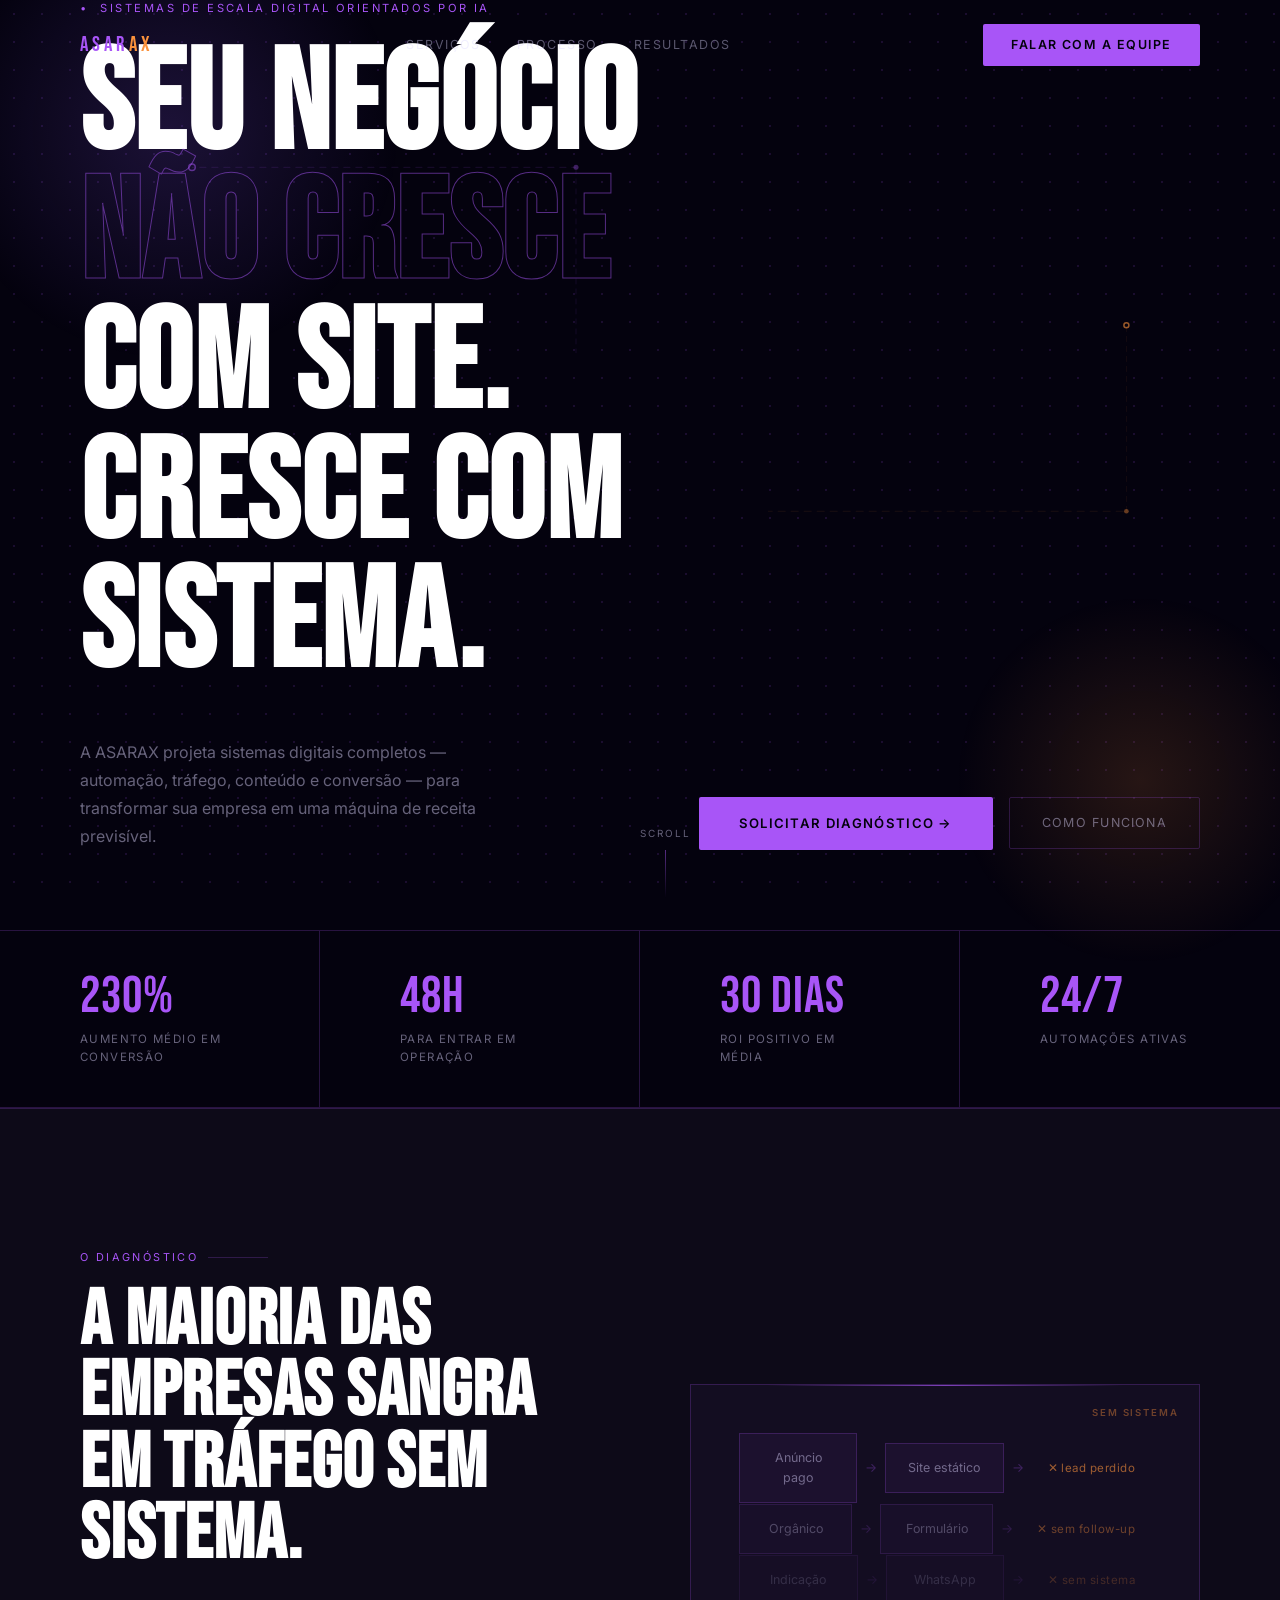
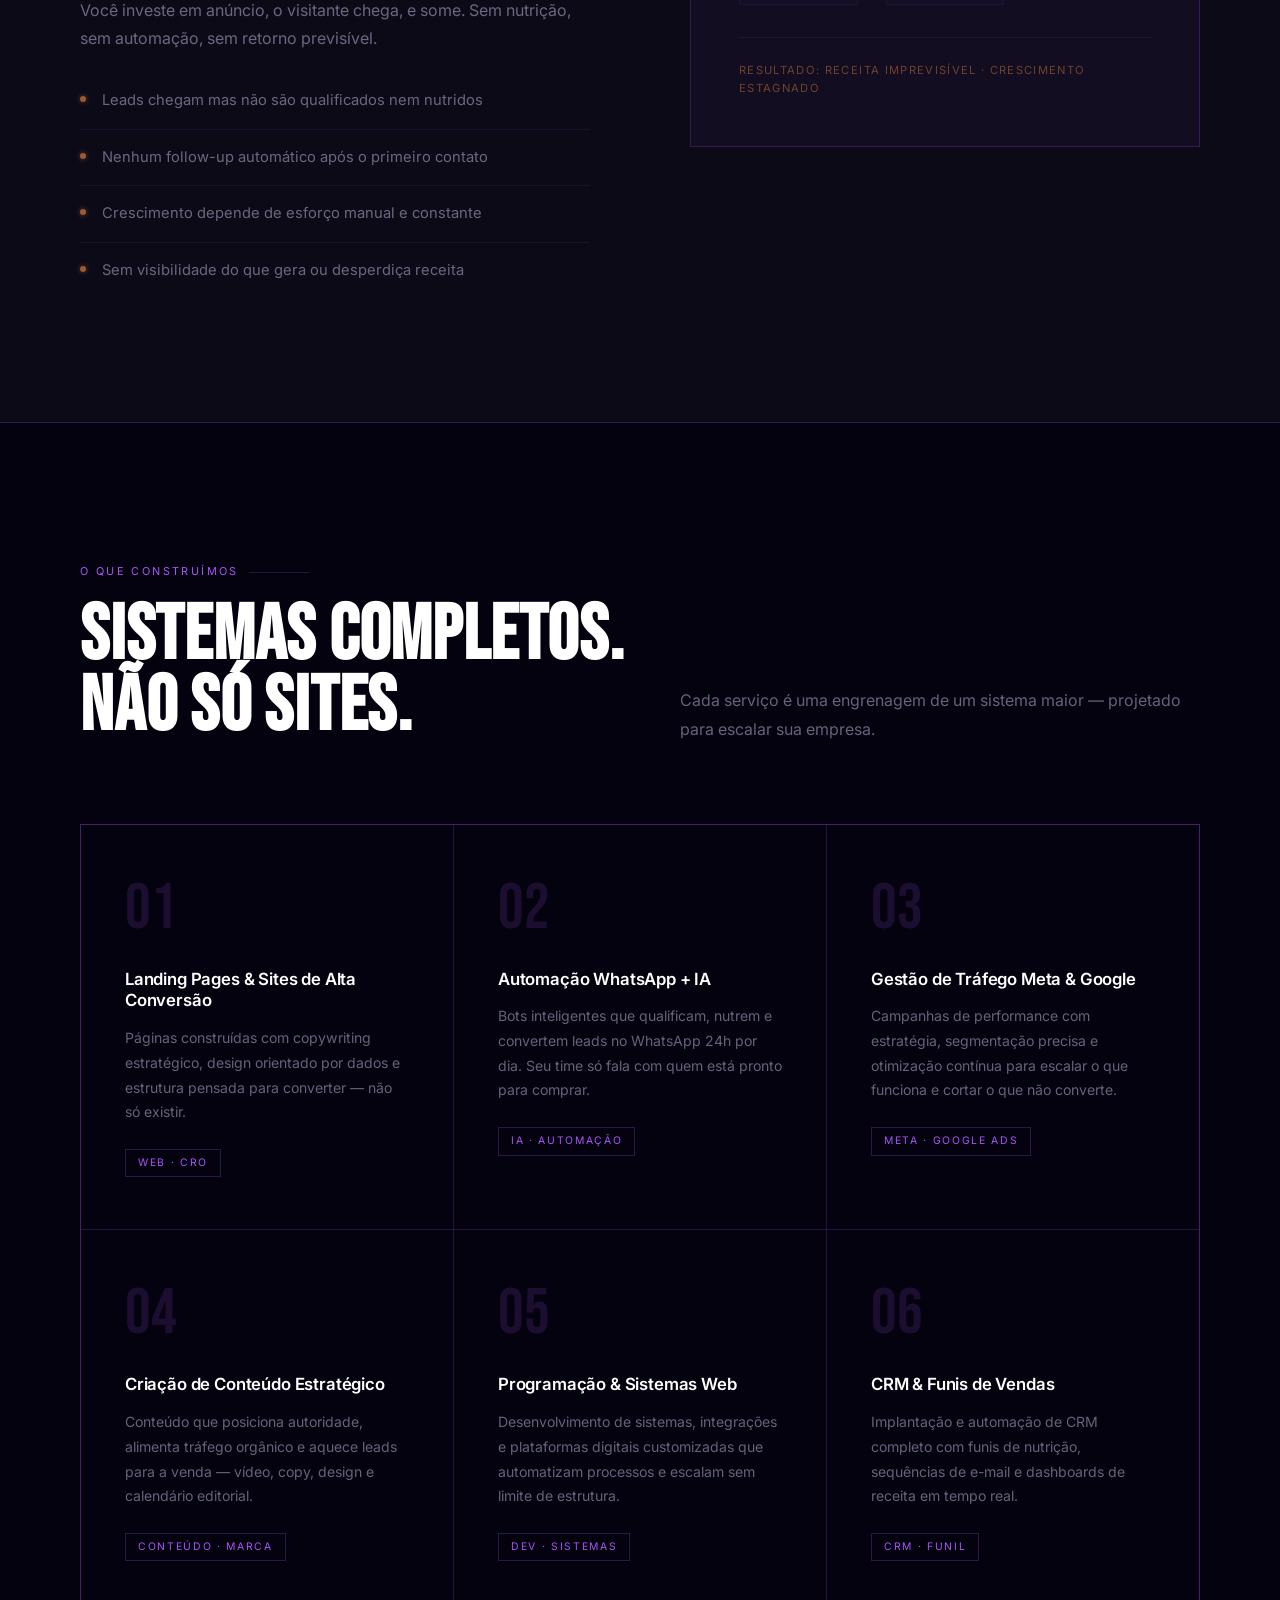
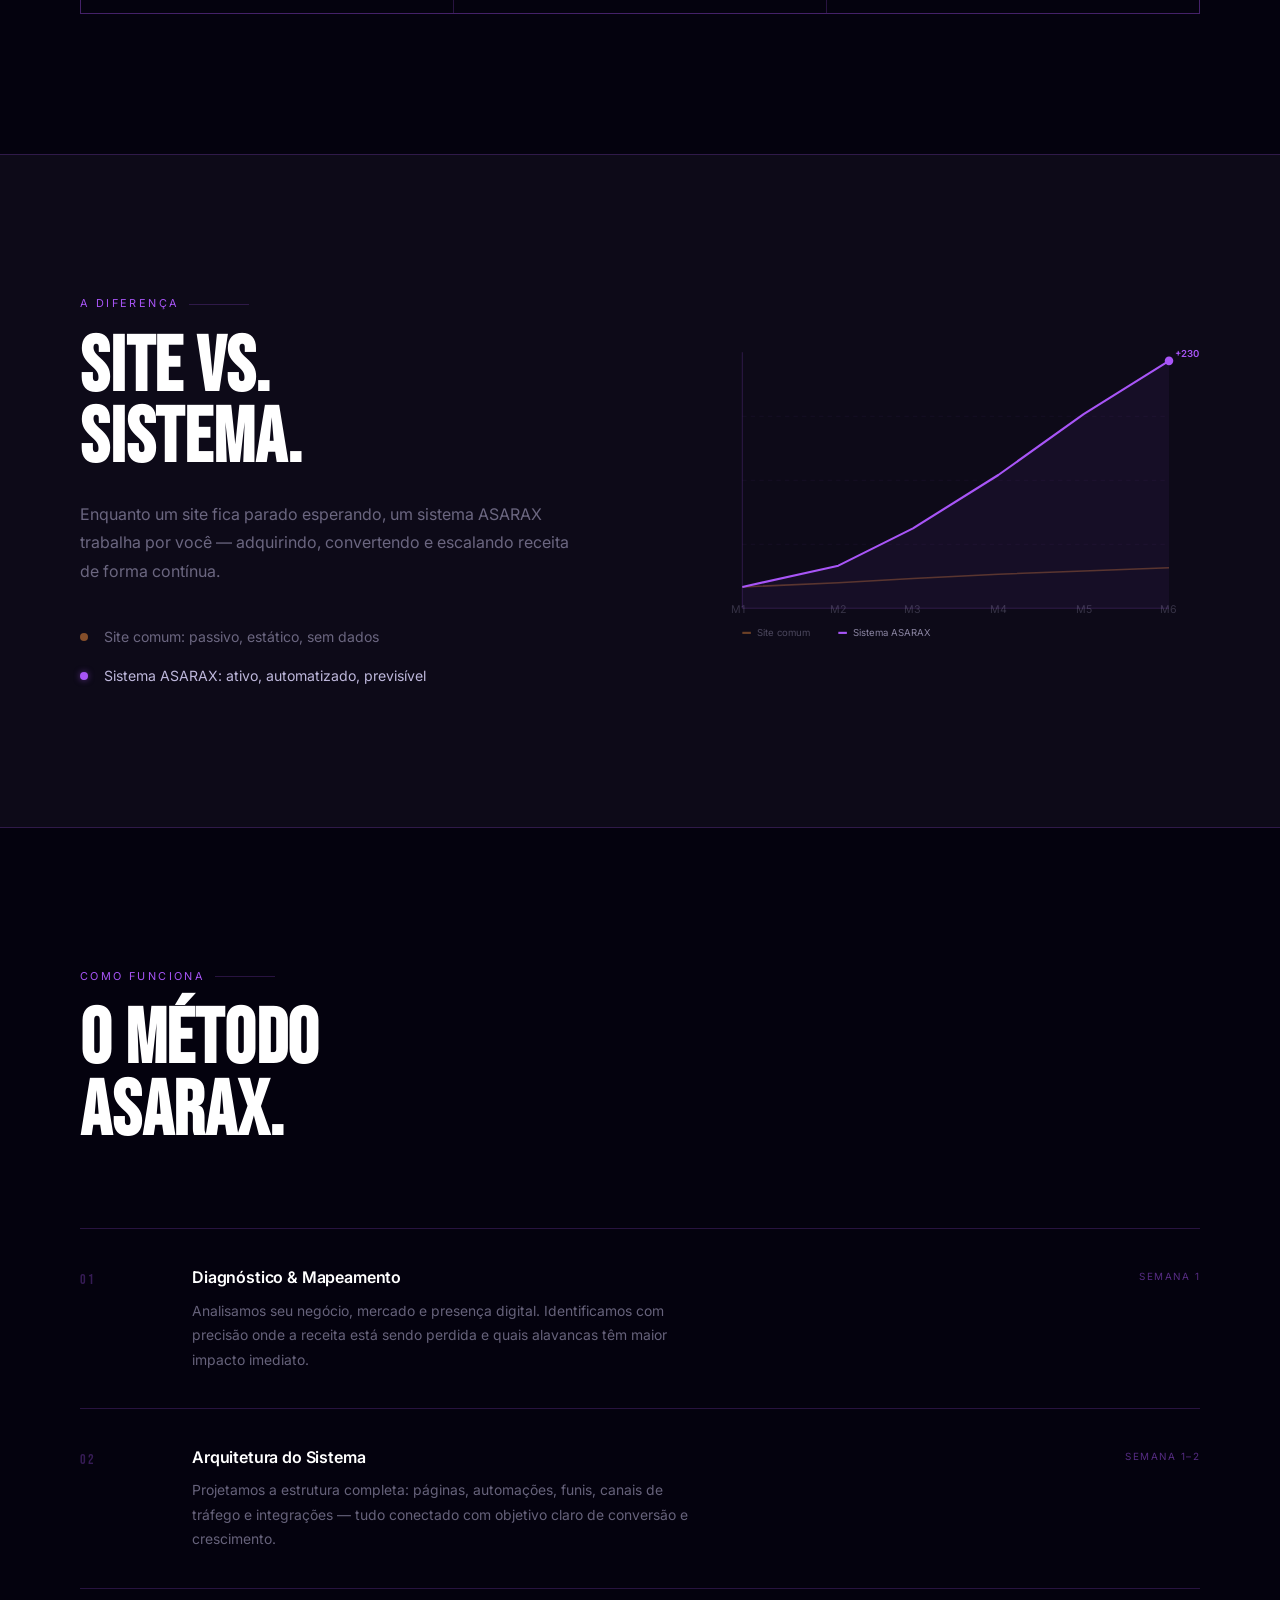
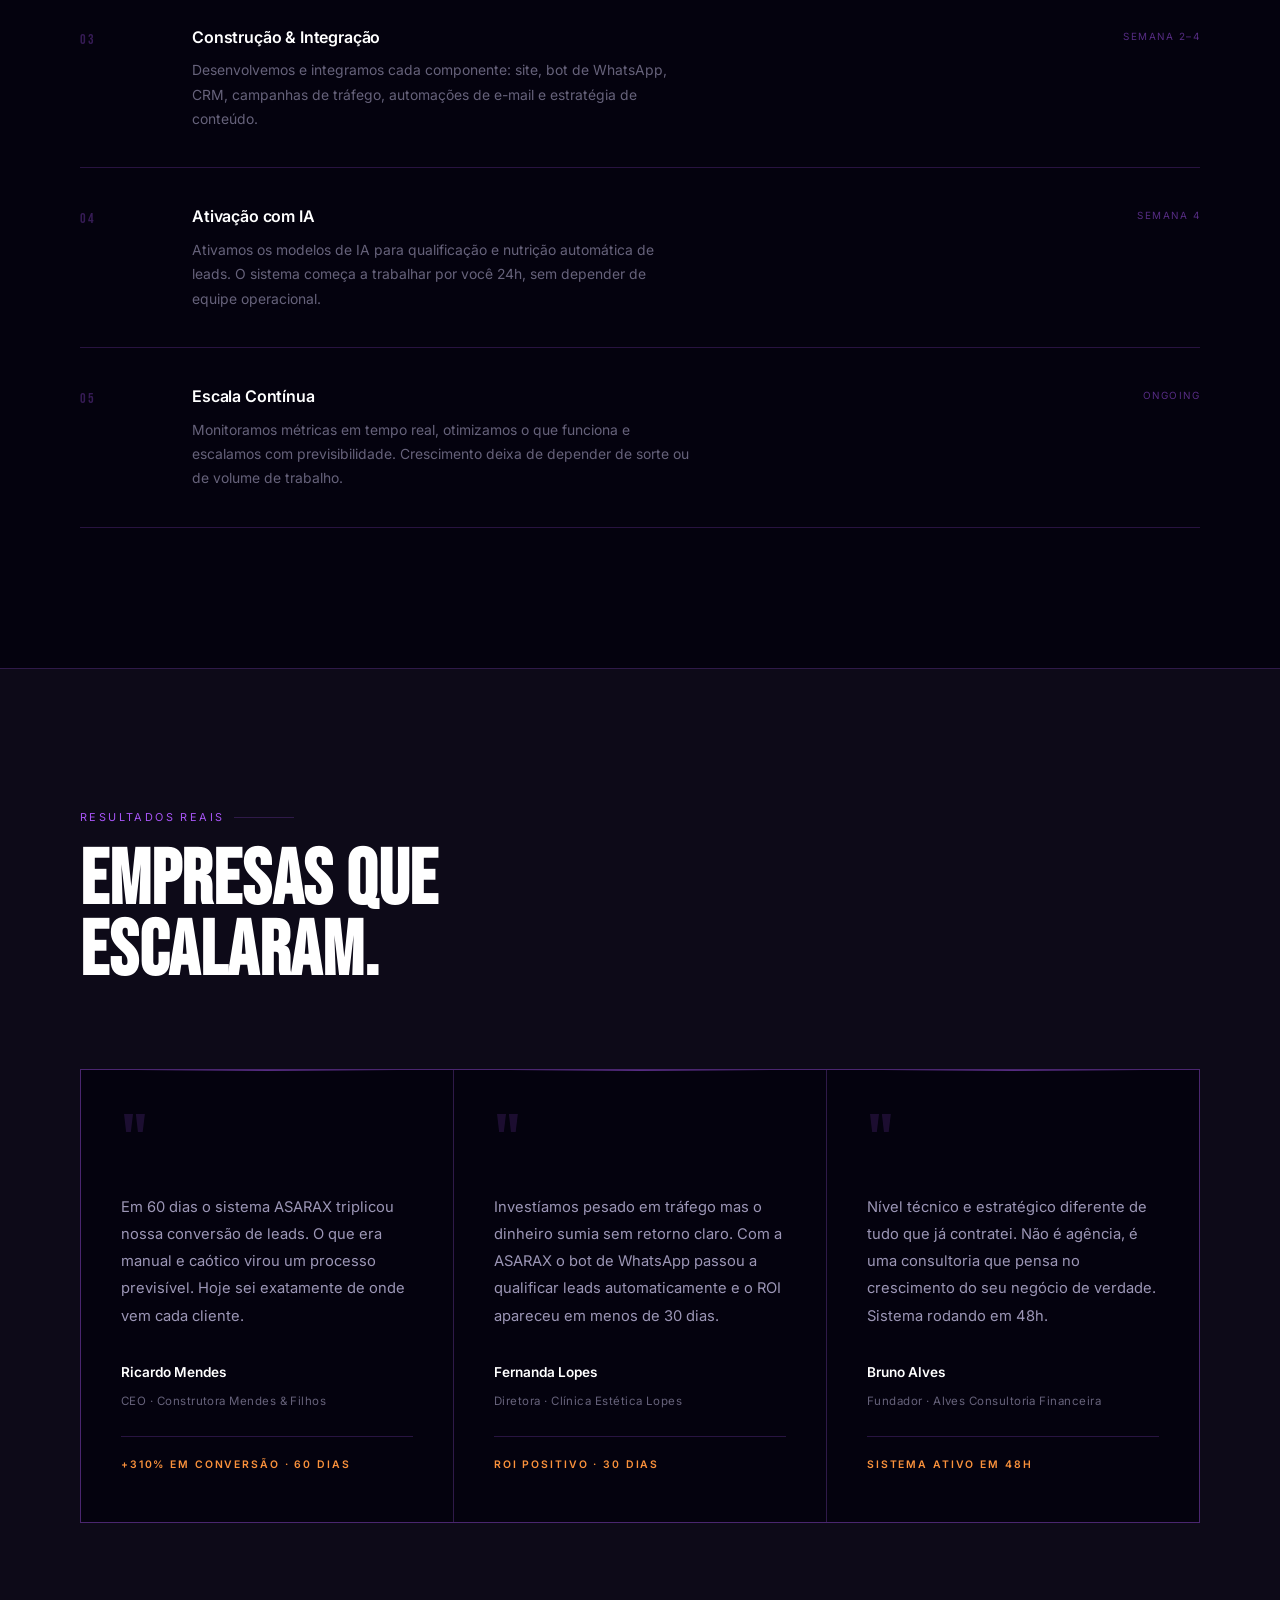
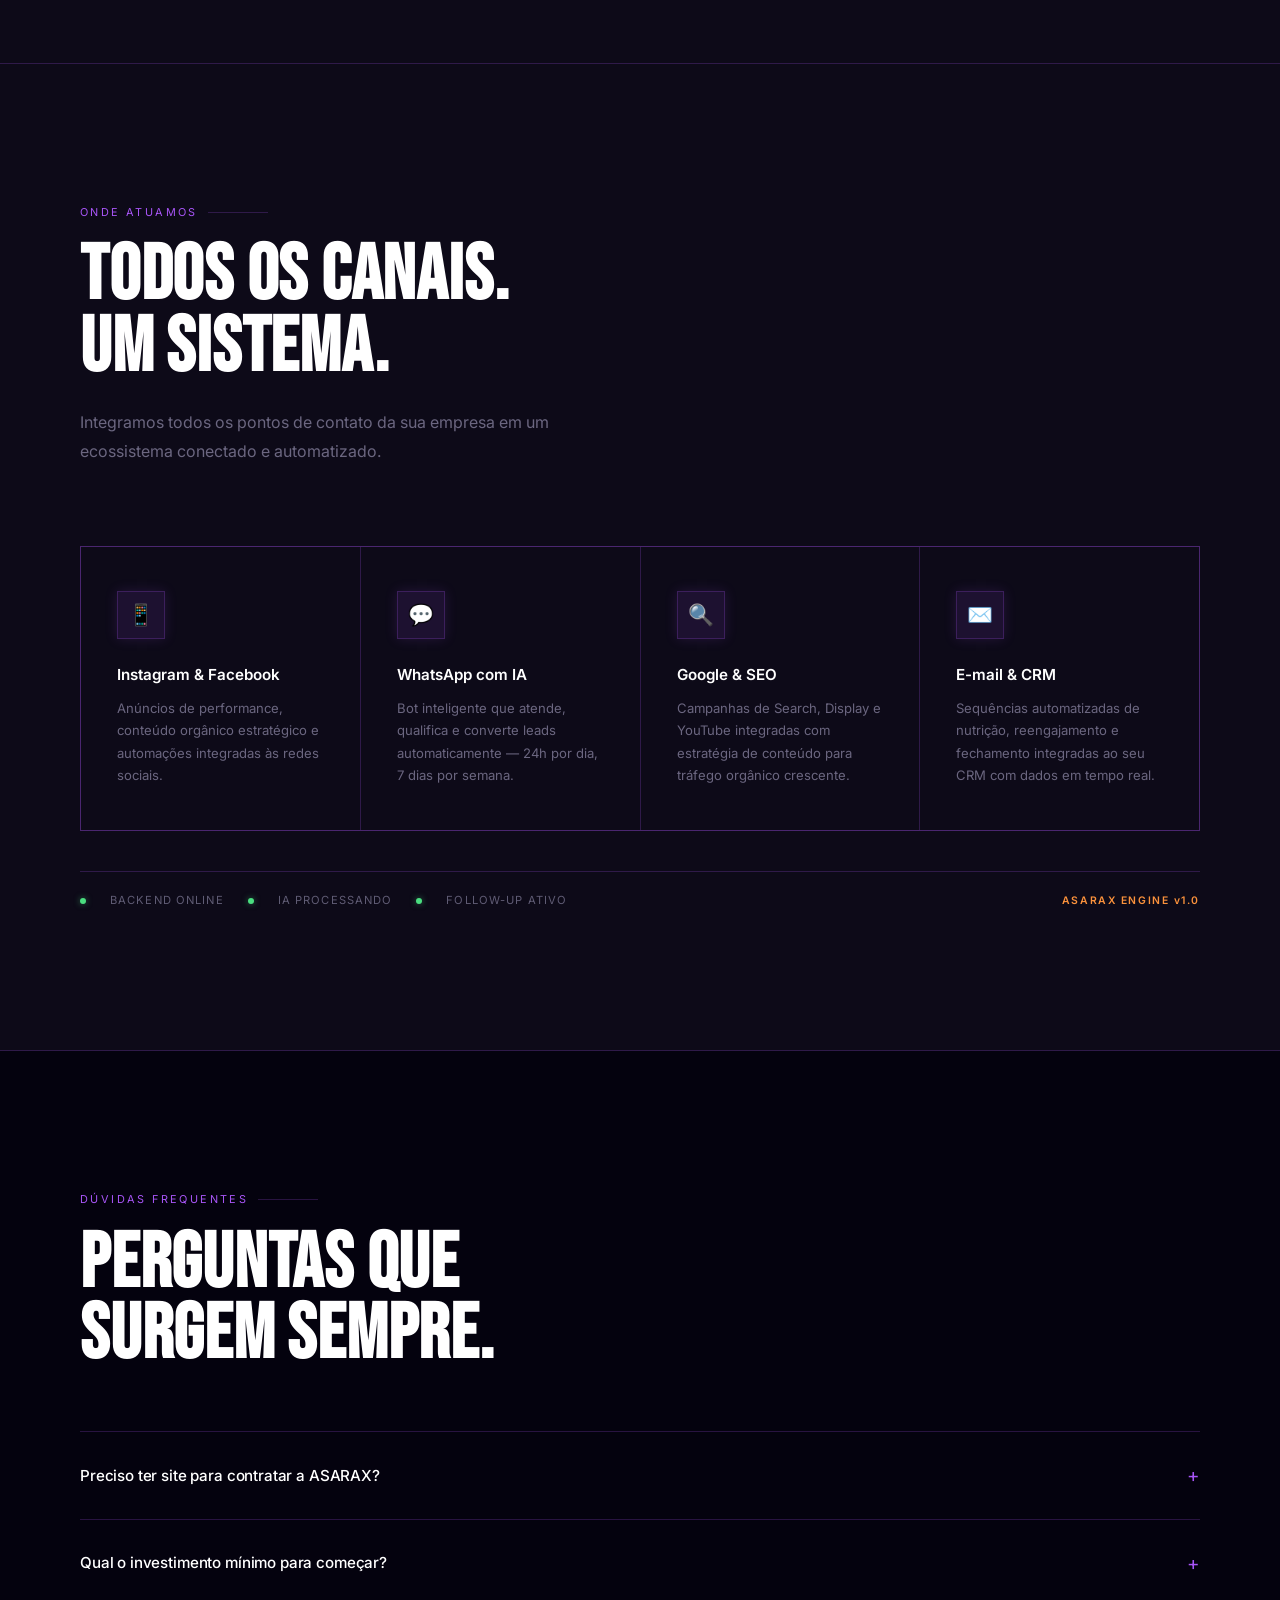
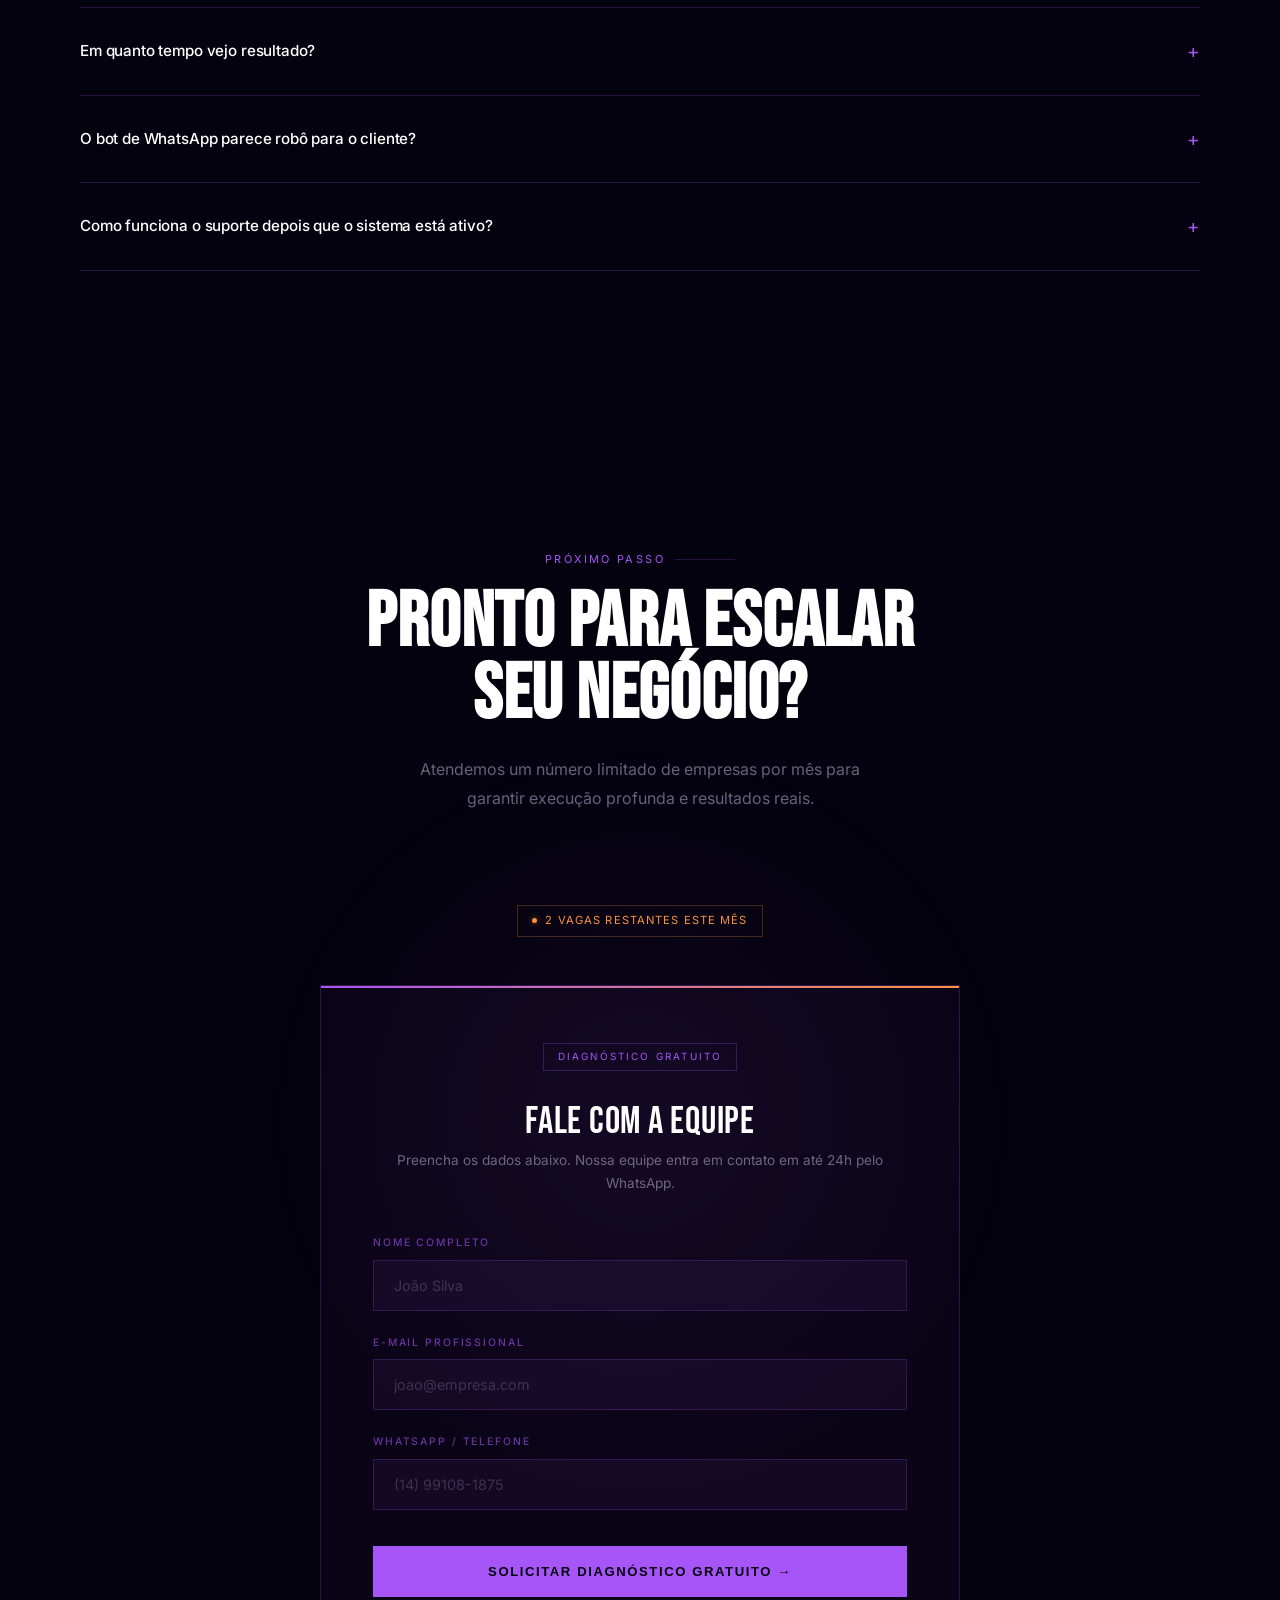
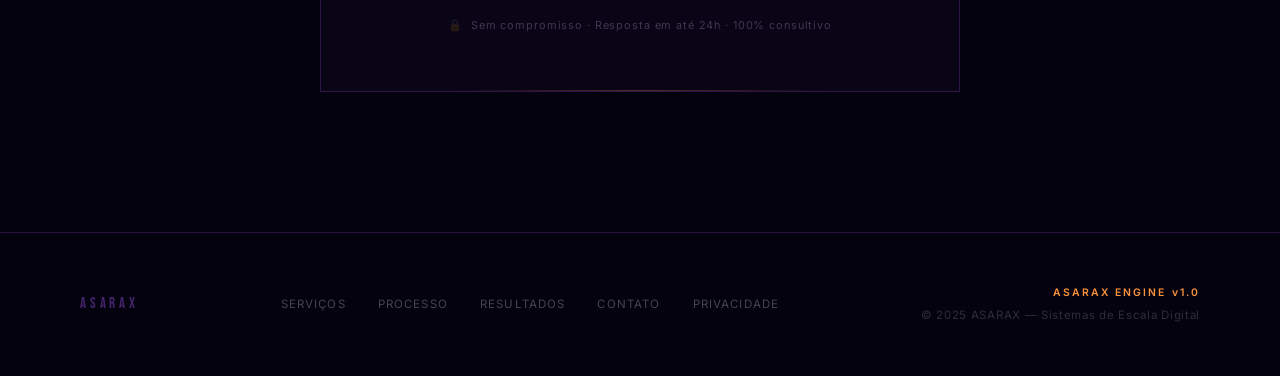
<file: index.html>
<!DOCTYPE html>
<html lang="pt-BR">
<head>
<meta charset="UTF-8"/>
<meta name="viewport" content="width=device-width, initial-scale=1.0"/>
<title>ASARAX — Sistemas de Escala Digital com IA</title>
<meta name="description" content="ASARAX projeta sistemas digitais orientados por IA para escalar negócios com receita previsível. Diagnóstico gratuito."/>
<meta property="og:title" content="ASARAX — Sistemas de Escala Digital"/>
<meta property="og:description" content="Seu negócio não cresce com site. Cresce com sistema."/>
<meta property="og:type" content="website"/>
<link rel="preconnect" href="https://fonts.googleapis.com">
<link rel="preconnect" href="https://fonts.gstatic.com" crossorigin>
<link href="https://fonts.googleapis.com/css2?family=Bebas+Neue&family=Inter:wght@300;400;500;600&display=swap" rel="stylesheet">
<style>
*,*::before,*::after{margin:0;padding:0;box-sizing:border-box}
html{scroll-behavior:smooth;font-size:16px}
:root{
  --black:#04020e;
  --surface:#0d0a18;
  --card:rgba(168,85,247,0.05);
  --white:#ddd6fe;
  --grey:rgba(221,214,254,0.45);
  --border:rgba(168,85,247,0.22);
  --accent:#a855f7;
  --accent2:#fb923c;
  --max:1280px;
  --px:80px;
}
body{background:var(--black);color:var(--white);font-family:'Inter',sans-serif;font-weight:400;line-height:1.6;overflow-x:hidden}
::selection{background:var(--accent);color:#04020e}
::-webkit-scrollbar{width:3px}
::-webkit-scrollbar-track{background:#04020e}
::-webkit-scrollbar-thumb{background:var(--accent)}

/* ── dots bg ── */
body::before{
  content:'';position:fixed;inset:0;z-index:0;pointer-events:none;
  background-image:radial-gradient(circle,rgba(168,85,247,0.14) 1px,transparent 1px);
  background-size:28px 28px;
}

/* ── orbs ── */
.orb{position:fixed;border-radius:50%;pointer-events:none;z-index:0}
.orb-1{width:500px;height:500px;top:-120px;left:-80px;background:radial-gradient(circle,rgba(139,92,246,0.18) 0%,transparent 65%);animation:orbPulse 4s ease-in-out infinite}
.orb-2{width:400px;height:400px;bottom:-80px;right:-60px;background:radial-gradient(circle,rgba(251,146,60,0.14) 0%,transparent 65%);animation:orbPulse 4s ease-in-out 1.2s infinite}
@keyframes orbPulse{0%,100%{opacity:.5}50%{opacity:1}}

#hdr{position:fixed;top:0;left:0;right:0;z-index:1000;display:flex;align-items:center;justify-content:space-between;padding:24px var(--px);transition:padding .4s,background .4s}
#hdr.scrolled{padding-top:16px;padding-bottom:16px;background:rgba(4,2,14,.92);backdrop-filter:blur(20px);-webkit-backdrop-filter:blur(20px);border-bottom:1px solid var(--border)}

/* glitch logo */
.logo-type{font-family:'Bebas Neue',sans-serif;font-size:1.3rem;letter-spacing:.2em;text-decoration:none;position:relative;display:inline-block}
.logo-type .l1{color:var(--accent);animation:glitch 5s infinite}
.logo-type .l2{color:var(--accent2)}
@keyframes glitch{
  0%,88%,100%{clip-path:none;transform:translate(0)}
  90%{clip-path:polygon(0 20%,100% 20%,100% 40%,0 40%);transform:translate(-3px,0)}
  93%{clip-path:polygon(0 60%,100% 60%,100% 80%,0 80%);transform:translate(3px,0)}
  96%{clip-path:none;transform:translate(0)}
}

nav{display:flex;align-items:center;gap:36px}
nav a{font-size:.78rem;letter-spacing:.12em;text-transform:uppercase;color:rgba(221,214,254,.4);text-decoration:none;transition:color .25s}
nav a:hover{color:var(--white)}
.nav-cta{font-size:.78rem;letter-spacing:.12em;text-transform:uppercase;color:var(--black);background:var(--accent);padding:11px 28px;text-decoration:none;font-weight:600;transition:all .25s;border-radius:2px}
.nav-cta:hover{background:var(--accent2);transform:translateY(-1px)}

.hero{min-height:100svh;display:flex;flex-direction:column;justify-content:flex-end;padding:0 var(--px) 80px;position:relative;overflow:hidden;z-index:1}

/* animated svg lines on hero */
.hero-lines{position:absolute;inset:0;width:100%;height:100%;pointer-events:none}

.hero-eyebrow{font-size:.7rem;letter-spacing:.22em;text-transform:uppercase;color:var(--accent);margin-bottom:24px;display:flex;align-items:center;gap:12px;opacity:0;animation:up .8s ease forwards .1s}
.hero-eyebrow::before{content:'•';color:var(--accent)}
.hero h1{font-family:'Bebas Neue',sans-serif;font-size:clamp(4.5rem,11vw,10rem);line-height:.92;letter-spacing:.01em;max-width:1100px;margin-bottom:48px;opacity:0;animation:up .9s ease forwards .25s;color:#fff}
.hero h1 em{font-style:normal;color:transparent;-webkit-text-stroke:1px rgba(168,85,247,.5)}
.hero-bottom{display:flex;align-items:flex-end;justify-content:space-between;gap:40px;flex-wrap:wrap;opacity:0;animation:up .9s ease forwards .45s}
.hero-desc{max-width:400px;font-size:1rem;color:var(--grey);line-height:1.75}
.hero-actions{display:flex;gap:16px;align-items:center;flex-wrap:wrap}

.scroll-hint{position:absolute;bottom:32px;left:50%;transform:translateX(-50%);display:flex;flex-direction:column;align-items:center;gap:8px;opacity:0;animation:up .9s ease forwards .7s}
.scroll-hint span{font-size:.62rem;letter-spacing:.2em;text-transform:uppercase;color:var(--grey)}
.scroll-line{width:1px;height:48px;background:linear-gradient(to bottom,rgba(168,85,247,.5),transparent);animation:scrollLine 2s ease-in-out infinite}
@keyframes scrollLine{0%,100%{opacity:.3;transform:scaleY(.5) translateY(-8px)}50%{opacity:1;transform:scaleY(1) translateY(0)}}

.btn-fill{font-size:.82rem;letter-spacing:.1em;text-transform:uppercase;font-weight:600;color:#04020e;background:var(--accent);padding:16px 40px;text-decoration:none;display:inline-flex;align-items:center;gap:10px;transition:all .25s;white-space:nowrap;border:none;cursor:pointer;border-radius:2px}
.btn-fill:hover{background:var(--accent2);transform:translateY(-2px)}
.btn-ghost{font-size:.78rem;letter-spacing:.1em;text-transform:uppercase;color:var(--grey);text-decoration:none;border:1px solid var(--border);padding:15px 32px;transition:all .25s;white-space:nowrap;border-radius:2px}
.btn-ghost:hover{border-color:var(--accent);color:var(--white)}

.stats-bar{border-top:1px solid var(--border);border-bottom:1px solid var(--border);display:grid;grid-template-columns:repeat(4,1fr);position:relative;z-index:1}
.stat-item{padding:40px var(--px);border-right:1px solid var(--border);display:flex;flex-direction:column;gap:8px;transition:background .3s;cursor:default}
.stat-item:last-child{border-right:none}
.stat-item:hover{background:rgba(168,85,247,.05)}
.stat-n{font-family:'Bebas Neue',sans-serif;font-size:3.2rem;letter-spacing:.02em;color:var(--accent);line-height:1}
.stat-l{font-size:.72rem;letter-spacing:.12em;text-transform:uppercase;color:var(--grey)}

section{padding:140px var(--px);position:relative;z-index:1}
.section-label{font-size:.68rem;letter-spacing:.22em;text-transform:uppercase;color:var(--accent);margin-bottom:20px;display:flex;align-items:center;gap:10px}
.section-label::after{content:'';flex:1;height:1px;background:var(--border);max-width:60px}
.section-title{font-family:'Bebas Neue',sans-serif;font-size:clamp(3rem,6vw,5.5rem);line-height:.93;letter-spacing:.01em;color:#fff}
.section-sub{font-size:1rem;color:var(--grey);max-width:520px;line-height:1.8;margin-top:24px}

.problem{background:var(--surface);border-top:1px solid var(--border);border-bottom:1px solid var(--border)}
.problem-inner{max-width:var(--max);margin:0 auto;display:grid;grid-template-columns:1fr 1fr;gap:100px;align-items:center}
.problem-visual{background:rgba(168,85,247,.04);border:1px solid var(--border);padding:48px;position:relative}
.problem-visual::before{content:'SEM SISTEMA';position:absolute;top:20px;right:20px;font-size:.6rem;letter-spacing:.2em;color:rgba(251,146,60,.4);font-weight:600}
.problem-visual::after{content:'';position:absolute;top:0;left:15%;right:15%;height:1px;background:linear-gradient(90deg,transparent,rgba(168,85,247,.7),transparent)}
.flow-row{display:flex;align-items:center;margin-bottom:1px}
.flow-box{background:rgba(168,85,247,.06);border:1px solid var(--border);padding:14px 18px;font-size:.78rem;color:var(--grey);flex:1;text-align:center}
.flow-sep{width:28px;text-align:center;font-size:.8rem;color:rgba(168,85,247,.3);flex-shrink:0}
.flow-loss{padding:14px 16px;font-size:.72rem;color:rgba(251,146,60,.6);white-space:nowrap;letter-spacing:.04em}
.problem-list{list-style:none;margin-top:36px;display:flex;flex-direction:column;gap:16px}
.problem-list li{display:flex;align-items:flex-start;gap:16px;font-size:.92rem;color:var(--grey);padding-bottom:16px;border-bottom:1px solid rgba(168,85,247,.1)}
.problem-list li:last-child{border-bottom:none;padding-bottom:0}
.problem-list li::before{content:'';display:block;flex-shrink:0;width:6px;height:6px;border-radius:50%;background:rgba(251,146,60,.6);margin-top:7px;box-shadow:0 0 5px rgba(251,146,60,.4)}

.services-grid{display:grid;grid-template-columns:repeat(3,1fr);gap:1px;background:var(--border);margin-top:80px;border:1px solid var(--border)}
.svc-card{background:var(--black);padding:52px 44px;position:relative;overflow:hidden;transition:background .3s;cursor:default}
.svc-card::after{content:'';position:absolute;bottom:0;left:0;height:2px;width:0;background:linear-gradient(90deg,var(--accent),var(--accent2));transition:width .5s}
.svc-card::before{content:'';position:absolute;top:0;left:0;right:0;height:1px;background:linear-gradient(90deg,transparent,rgba(168,85,247,.3),transparent);opacity:0;transition:opacity .3s}
.svc-card:hover{background:rgba(168,85,247,.04)}
.svc-card:hover::after{width:100%}
.svc-card:hover::before{opacity:1}
.svc-num{font-family:'Bebas Neue',sans-serif;font-size:4rem;line-height:1;color:rgba(168,85,247,.15);margin-bottom:28px}
.svc-card h3{font-size:1.05rem;font-weight:600;margin-bottom:14px;letter-spacing:-.01em;line-height:1.3;color:#fff}
.svc-card p{font-size:.88rem;color:var(--grey);line-height:1.75}
.svc-tag{display:inline-block;margin-top:24px;font-size:.65rem;letter-spacing:.16em;text-transform:uppercase;color:var(--accent);border:1px solid rgba(168,85,247,.25);padding:5px 12px}

.growth{background:var(--surface);border-top:1px solid var(--border);border-bottom:1px solid var(--border)}
.growth-inner{max-width:var(--max);margin:0 auto;display:grid;grid-template-columns:1fr 1fr;gap:100px;align-items:center}
.chart-wrap{position:relative;height:320px}
.chart-wrap svg{width:100%;height:100%}

.process-list{margin-top:80px;display:flex;flex-direction:column}
.process-item{display:grid;grid-template-columns:80px 1fr auto;gap:32px;padding:36px 0;border-bottom:1px solid var(--border);align-items:start;cursor:default;transition:padding-left .3s}
.process-item:first-child{border-top:1px solid var(--border)}
.process-item:hover{padding-left:12px}
.process-item:hover .p-num{color:var(--accent)}
.p-num{font-family:'Bebas Neue',sans-serif;font-size:.9rem;letter-spacing:.12em;color:rgba(168,85,247,.3);padding-top:3px;transition:color .3s}
.p-body h3{font-size:1rem;font-weight:600;margin-bottom:8px;letter-spacing:-.01em;color:#fff}
.p-body p{font-size:.87rem;color:var(--grey);line-height:1.75;max-width:500px}
.p-tag{font-size:.62rem;letter-spacing:.15em;text-transform:uppercase;color:rgba(168,85,247,.5);white-space:nowrap;margin-top:4px}

.testimonials-grid{display:grid;grid-template-columns:repeat(3,1fr);gap:1px;background:var(--border);margin-top:80px;border:1px solid var(--border)}
.tcard{background:var(--black);padding:48px 40px;display:flex;flex-direction:column;transition:background .3s;position:relative}
.tcard::before{content:'';position:absolute;top:0;left:15%;right:15%;height:1px;background:linear-gradient(90deg,transparent,rgba(168,85,247,.5),transparent)}
.tcard:hover{background:rgba(168,85,247,.04)}
.tmark{font-family:'Bebas Neue',sans-serif;font-size:5rem;line-height:.7;color:var(--accent);opacity:.15;margin-bottom:20px}
.ttext{font-size:.92rem;color:rgba(221,214,254,.7);line-height:1.85;flex:1;margin-bottom:32px}
.tauthor strong{display:block;font-size:.85rem;font-weight:600;margin-bottom:3px;color:#fff}
.tauthor span{font-size:.72rem;color:var(--grey);letter-spacing:.04em}
.tbadge{margin-top:24px;padding-top:20px;border-top:1px solid var(--border);font-size:.65rem;letter-spacing:.18em;text-transform:uppercase;color:var(--accent2);font-weight:600}

.channels-grid{display:grid;grid-template-columns:repeat(4,1fr);gap:1px;background:var(--border);margin-top:80px;border:1px solid var(--border)}
.ch-card{background:var(--surface);padding:44px 36px;transition:background .3s;cursor:default}
.ch-card:hover{background:rgba(168,85,247,.06)}
.ch-icon{width:48px;height:48px;display:flex;align-items:center;justify-content:center;background:rgba(168,85,247,.1);border:1px solid var(--border);margin-bottom:24px;font-size:1.3rem;box-shadow:0 0 12px rgba(168,85,247,.15)}
.ch-card h3{font-size:.95rem;font-weight:600;margin-bottom:10px;color:#fff}
.ch-card p{font-size:.82rem;color:var(--grey);line-height:1.7}

/* status bar */
.status-bar{display:flex;align-items:center;gap:24px;margin-top:40px;padding-top:20px;border-top:1px solid var(--border)}
.status-dot{width:6px;height:6px;border-radius:50%;background:#4ade80;box-shadow:0 0 6px rgba(74,222,128,.5);animation:pulse 2s ease-in-out infinite;flex-shrink:0}
@keyframes pulse{0%,100%{opacity:1}50%{opacity:.5}}
.status-item{display:flex;align-items:center;gap:8px;font-size:.7rem;letter-spacing:.1em;text-transform:uppercase;color:rgba(221,214,254,.4)}

/* ── CTA/FORM ── */
.cta-section{padding:140px var(--px);text-align:center;position:relative;overflow:hidden;z-index:1}
.cta-glow{position:absolute;top:50%;left:50%;transform:translate(-50%,-50%);width:900px;height:900px;background:radial-gradient(circle,rgba(168,85,247,.06) 0%,transparent 60%);pointer-events:none}
.cta-sub{font-size:1rem;color:var(--grey);max-width:440px;margin:24px auto 60px;line-height:1.8}
.form-wrap{position:relative;max-width:640px;margin:0 auto;background:rgba(168,85,247,.04);border:1px solid var(--border);padding:56px 52px}
.form-wrap::before{content:'';position:absolute;top:0;left:0;right:0;height:2px;background:linear-gradient(90deg,var(--accent),var(--accent2))}
.form-wrap::after{content:'';position:absolute;bottom:0;left:20%;right:20%;height:1px;background:linear-gradient(90deg,transparent,rgba(251,146,60,.3),transparent)}
.form-tag{display:inline-block;font-size:.62rem;letter-spacing:.22em;text-transform:uppercase;color:var(--accent);border:1px solid rgba(168,85,247,.25);padding:5px 14px;margin-bottom:32px}
.form-title{font-family:'Bebas Neue',sans-serif;font-size:2.4rem;letter-spacing:.02em;margin-bottom:8px;line-height:1;color:#fff}
.form-desc{font-size:.85rem;color:var(--grey);margin-bottom:40px;line-height:1.7}
.field-group{display:flex;flex-direction:column;gap:16px;margin-bottom:28px}
.field{display:flex;flex-direction:column;gap:8px;text-align:left}
.field label{font-size:.65rem;letter-spacing:.18em;text-transform:uppercase;color:rgba(168,85,247,.6);font-weight:500}
.field input{background:rgba(168,85,247,.06);border:1px solid rgba(168,85,247,.2);color:var(--white);font-family:'Inter',sans-serif;font-size:.9rem;padding:16px 20px;outline:none;transition:border-color .25s,background .25s;width:100%;-webkit-appearance:none}
.field input::placeholder{color:rgba(221,214,254,.2)}
.field input:focus{border-color:rgba(168,85,247,.6);background:rgba(168,85,247,.08)}
.field-line{height:1px;width:0;background:var(--accent);transition:width .4s;margin-top:-1px}
.field .err-msg{font-size:.68rem;color:rgba(251,146,60,.7);letter-spacing:.06em;display:none}
.field.has-error .err-msg{display:block}
.field.has-error input{border-color:rgba(251,146,60,.5)}
.submit-btn{width:100%;font-size:.82rem;letter-spacing:.12em;text-transform:uppercase;font-weight:600;color:#04020e;background:var(--accent);padding:18px 40px;border:none;cursor:pointer;display:flex;align-items:center;justify-content:center;gap:10px;transition:all .25s;position:relative;overflow:hidden}
.submit-btn:hover{background:var(--accent2);transform:translateY(-2px)}
.submit-btn:active{transform:translateY(0)}
.submit-btn .btn-text{transition:opacity .2s}
.submit-btn.loading .btn-text{opacity:0}
.submit-btn .btn-loader{position:absolute;width:18px;height:18px;border:2px solid rgba(4,2,14,.3);border-top-color:#04020e;border-radius:50%;animation:spin .7s linear infinite;display:none}
.submit-btn.loading .btn-loader{display:block}
@keyframes spin{to{transform:rotate(360deg)}}
.form-note{margin-top:20px;font-size:.68rem;color:rgba(221,214,254,.25);letter-spacing:.08em;display:flex;align-items:center;justify-content:center;gap:8px}
.form-note::before{content:'🔒';font-size:.7rem;opacity:.5}
.form-success{display:none;flex-direction:column;align-items:center;justify-content:center;gap:20px;padding:24px 0}
.success-icon{width:64px;height:64px;border:1px solid rgba(168,85,247,.4);display:flex;align-items:center;justify-content:center;font-size:1.8rem;animation:successPop .5s cubic-bezier(.34,1.56,.64,1) forwards;color:var(--accent)}
@keyframes successPop{from{transform:scale(.5);opacity:0}to{transform:scale(1);opacity:1}}
.success-title{font-family:'Bebas Neue',sans-serif;font-size:2rem;color:var(--accent);letter-spacing:.05em}
.success-text{font-size:.88rem;color:var(--grey);line-height:1.7;max-width:320px;text-align:center}
.success-wpp{display:inline-flex;align-items:center;gap:10px;font-size:.78rem;letter-spacing:.1em;text-transform:uppercase;font-weight:600;color:#04020e;background:var(--accent);padding:14px 32px;text-decoration:none;transition:all .25s;margin-top:8px}
.success-wpp:hover{background:var(--accent2);transform:translateY(-2px)}

/* FAQ */
.faq-list{margin-top:60px;display:flex;flex-direction:column}
.faq-item{padding:28px 0;border-bottom:1px solid var(--border);cursor:pointer}
.faq-item:first-child{border-top:1px solid var(--border)}
.faq-q{display:flex;justify-content:space-between;align-items:center;gap:24px}
.faq-q h3{font-size:.95rem;font-weight:500;color:#fff;letter-spacing:-.01em}
.faq-icon{color:var(--accent);font-size:1.2rem;flex-shrink:0;transition:transform .3s}
.faq-item.open .faq-icon{transform:rotate(45deg)}
.faq-a{font-size:.88rem;color:var(--grey);line-height:1.8;max-height:0;overflow:hidden;transition:max-height .4s ease,padding .3s}
.faq-item.open .faq-a{max-height:200px;padding-top:16px}

/* urgency badge */
.urgency{display:inline-flex;align-items:center;gap:8px;font-size:.7rem;letter-spacing:.1em;text-transform:uppercase;color:var(--accent2);border:1px solid rgba(251,146,60,.25);padding:6px 14px;margin-top:32px}
.urgency-dot{width:5px;height:5px;border-radius:50%;background:var(--accent2);box-shadow:0 0 6px rgba(251,146,60,.6);animation:pulse 1.5s ease-in-out infinite}

footer{border-top:1px solid var(--border);padding:52px var(--px);display:flex;align-items:center;justify-content:space-between;flex-wrap:wrap;gap:24px;position:relative;z-index:1}
.footer-logo{font-family:'Bebas Neue',sans-serif;font-size:.95rem;letter-spacing:.25em;color:rgba(168,85,247,.4)}
.footer-links{display:flex;gap:32px}
.footer-links a{font-size:.72rem;letter-spacing:.1em;text-transform:uppercase;color:rgba(221,214,254,.3);text-decoration:none;transition:color .25s}
.footer-links a:hover{color:var(--white)}
.footer-copy{font-size:.72rem;color:rgba(221,214,254,.2);letter-spacing:.06em}
.footer-engine{font-size:.65rem;letter-spacing:.2em;color:var(--accent2);font-weight:600}

@keyframes up{from{opacity:0;transform:translateY(32px)}to{opacity:1;transform:translateY(0)}}
.reveal{opacity:0;transform:translateY(36px);transition:opacity .8s ease,transform .8s ease}
.reveal.on{opacity:1;transform:translateY(0)}
.reveal-d1{transition-delay:.1s}
.reveal-d2{transition-delay:.2s}
.reveal-d3{transition-delay:.3s}
.reveal-d4{transition-delay:.4s}

@media(max-width:1100px){
  :root{--px:40px}
  .stats-bar{grid-template-columns:repeat(2,1fr)}
  .stat-item:nth-child(2){border-right:none}
  .stat-item:nth-child(3){border-top:1px solid var(--border)}
  .services-grid{grid-template-columns:repeat(2,1fr)}
  .testimonials-grid{grid-template-columns:repeat(2,1fr)}
  .channels-grid{grid-template-columns:repeat(2,1fr)}
}
@media(max-width:768px){
  :root{--px:24px}
  nav{display:none}
  .hero h1{font-size:clamp(3.5rem,13vw,6rem)}
  .hero-bottom{flex-direction:column;align-items:flex-start}
  .problem-inner,.growth-inner{grid-template-columns:1fr;gap:60px}
  .services-grid,.testimonials-grid{grid-template-columns:1fr}
  .channels-grid{grid-template-columns:1fr}
  .process-item{grid-template-columns:48px 1fr;gap:20px}
  .p-tag{display:none}
  section{padding:90px var(--px)}
  footer{flex-direction:column;align-items:flex-start}
  .hero-actions{flex-direction:column;width:100%}
  .btn-fill,.btn-ghost{width:100%;justify-content:center}
  .form-wrap{padding:40px 28px}
  .form-title{font-size:2rem}
}
</style>
</head>
<body>

<div class="orb orb-1"></div>
<div class="orb orb-2"></div>

<header id="hdr">
  <a href="#" class="logo-type"><span class="l1">ASAR</span><span class="l2">AX</span></a>
  <nav>
    <a href="#services">Serviços</a>
    <a href="#process">Processo</a>
    <a href="#results">Resultados</a>
  </nav>
  <a href="https://wa.me/5514991081875?text=Quero%20falar%20com%20a%20equipe%20ASARAX" target="_blank" class="nav-cta">Falar com a equipe</a>
</header>

<section class="hero">
  <svg class="hero-lines" xmlns="http://www.w3.org/2000/svg" preserveAspectRatio="xMidYMid slice">
    <line x1="15%" y1="18%" x2="45%" y2="18%" stroke="rgba(168,85,247,0.14)" stroke-width="1" stroke-dasharray="7 5">
      <animate attributeName="stroke-dashoffset" from="0" to="-24" dur="2s" repeatCount="indefinite"/>
    </line>
    <line x1="45%" y1="18%" x2="45%" y2="38%" stroke="rgba(168,85,247,0.10)" stroke-width="1" stroke-dasharray="6 4">
      <animate attributeName="stroke-dashoffset" from="0" to="-24" dur="2.5s" repeatCount="indefinite"/>
    </line>
    <line x1="60%" y1="55%" x2="88%" y2="55%" stroke="rgba(251,146,60,0.09)" stroke-width="1" stroke-dasharray="8 5">
      <animate attributeName="stroke-dashoffset" from="0" to="-26" dur="3s" repeatCount="indefinite"/>
    </line>
    <line x1="88%" y1="35%" x2="88%" y2="55%" stroke="rgba(251,146,60,0.07)" stroke-width="1" stroke-dasharray="6 4">
      <animate attributeName="stroke-dashoffset" from="0" to="-22" dur="2.8s" repeatCount="indefinite"/>
    </line>
    <circle cx="15%" cy="18%" r="3" fill="none" stroke="rgba(168,85,247,0.5)" stroke-width="1.5">
      <animate attributeName="r" values="2.5;4.5;2.5" dur="2.2s" repeatCount="indefinite"/>
    </circle>
    <circle cx="45%" cy="18%" r="3.5" fill="rgba(168,85,247,0.35)">
      <animate attributeName="r" values="2.5;4;2.5" dur="2.6s" repeatCount="indefinite"/>
    </circle>
    <circle cx="88%" cy="35%" r="3" fill="none" stroke="rgba(251,146,60,0.6)" stroke-width="1.5">
      <animate attributeName="r" values="2;4;2" dur="3s" repeatCount="indefinite"/>
    </circle>
    <circle cx="88%" cy="55%" r="3" fill="rgba(251,146,60,0.4)">
      <animate attributeName="r" values="2;3.8;2" dur="2.4s" repeatCount="indefinite"/>
    </circle>
  </svg>

  <div class="hero-eyebrow">Sistemas de escala digital orientados por IA</div>
  <h1>
    Seu negócio<br>
    <em>não cresce</em><br>
    com site.<br>
    Cresce com<br>
    sistema.
  </h1>
  <div class="hero-bottom">
    <p class="hero-desc">A ASARAX projeta sistemas digitais completos — automação, tráfego, conteúdo e conversão — para transformar sua empresa em uma máquina de receita previsível.</p>
    <div class="hero-actions">
      <a href="#contact" class="btn-fill">Solicitar diagnóstico →</a>
      <a href="#process" class="btn-ghost">Como funciona</a>
    </div>
  </div>
  <div class="scroll-hint">
    <span>Scroll</span>
    <div class="scroll-line"></div>
  </div>
</section>

<div class="stats-bar">
  <div class="stat-item reveal"><span class="stat-n" data-target="230" data-suffix="%">0%</span><span class="stat-l">Aumento médio em conversão</span></div>
  <div class="stat-item reveal reveal-d1"><span class="stat-n" data-target="48" data-suffix="h">0h</span><span class="stat-l">Para entrar em operação</span></div>
  <div class="stat-item reveal reveal-d2"><span class="stat-n" data-target="30" data-suffix=" dias">0 dias</span><span class="stat-l">ROI positivo em média</span></div>
  <div class="stat-item reveal reveal-d3"><span class="stat-n" data-target="24" data-suffix="/7">0/7</span><span class="stat-l">Automações ativas</span></div>
</div>

<section class="problem" style="padding:140px var(--px)">
  <div class="problem-inner">
    <div>
      <div class="section-label reveal">O diagnóstico</div>
      <h2 class="section-title reveal reveal-d1">A maioria das empresas sangra em tráfego sem sistema.</h2>
      <p class="section-sub reveal reveal-d2">Você investe em anúncio, o visitante chega, e some. Sem nutrição, sem automação, sem retorno previsível.</p>
      <ul class="problem-list reveal reveal-d3">
        <li>Leads chegam mas não são qualificados nem nutridos</li>
        <li>Nenhum follow-up automático após o primeiro contato</li>
        <li>Crescimento depende de esforço manual e constante</li>
        <li>Sem visibilidade do que gera ou desperdiça receita</li>
      </ul>
    </div>
    <div class="problem-visual reveal reveal-d1">
      <div class="flow-row">
        <div class="flow-box">Anúncio pago</div>
        <div class="flow-sep">→</div>
        <div class="flow-box">Site estático</div>
        <div class="flow-sep">→</div>
        <div class="flow-loss">✕ lead perdido</div>
      </div>
      <div class="flow-row" style="margin-top:1px;opacity:.65">
        <div class="flow-box">Orgânico</div>
        <div class="flow-sep">→</div>
        <div class="flow-box">Formulário</div>
        <div class="flow-sep">→</div>
        <div class="flow-loss">✕ sem follow-up</div>
      </div>
      <div class="flow-row" style="margin-top:1px;opacity:.35">
        <div class="flow-box">Indicação</div>
        <div class="flow-sep">→</div>
        <div class="flow-box">WhatsApp</div>
        <div class="flow-sep">→</div>
        <div class="flow-loss">✕ sem sistema</div>
      </div>
      <div style="margin-top:32px;padding-top:24px;border-top:1px solid rgba(168,85,247,.1);font-size:.7rem;letter-spacing:.12em;color:rgba(251,146,60,.4);text-transform:uppercase">
        Resultado: receita imprevisível · crescimento estagnado
      </div>
    </div>
  </div>
</section>

<section id="services" style="z-index:1;position:relative">
  <div class="section-label reveal">O que construímos</div>
  <div style="display:flex;align-items:flex-end;justify-content:space-between;flex-wrap:wrap;gap:32px">
    <h2 class="section-title reveal reveal-d1">Sistemas completos.<br>Não só sites.</h2>
    <p class="section-sub reveal reveal-d2" style="margin-top:0">Cada serviço é uma engrenagem de um sistema maior — projetado para escalar sua empresa.</p>
  </div>
  <div class="services-grid">
    <div class="svc-card reveal"><div class="svc-num">01</div><h3>Landing Pages & Sites de Alta Conversão</h3><p>Páginas construídas com copywriting estratégico, design orientado por dados e estrutura pensada para converter — não só existir.</p><div class="svc-tag">Web · CRO</div></div>
    <div class="svc-card reveal reveal-d1"><div class="svc-num">02</div><h3>Automação WhatsApp + IA</h3><p>Bots inteligentes que qualificam, nutrem e convertem leads no WhatsApp 24h por dia. Seu time só fala com quem está pronto para comprar.</p><div class="svc-tag">IA · Automação</div></div>
    <div class="svc-card reveal reveal-d2"><div class="svc-num">03</div><h3>Gestão de Tráfego Meta & Google</h3><p>Campanhas de performance com estratégia, segmentação precisa e otimização contínua para escalar o que funciona e cortar o que não converte.</p><div class="svc-tag">Meta · Google Ads</div></div>
    <div class="svc-card reveal reveal-d1"><div class="svc-num">04</div><h3>Criação de Conteúdo Estratégico</h3><p>Conteúdo que posiciona autoridade, alimenta tráfego orgânico e aquece leads para a venda — vídeo, copy, design e calendário editorial.</p><div class="svc-tag">Conteúdo · Marca</div></div>
    <div class="svc-card reveal reveal-d2"><div class="svc-num">05</div><h3>Programação & Sistemas Web</h3><p>Desenvolvimento de sistemas, integrações e plataformas digitais customizadas que automatizam processos e escalam sem limite de estrutura.</p><div class="svc-tag">Dev · Sistemas</div></div>
    <div class="svc-card reveal reveal-d3"><div class="svc-num">06</div><h3>CRM & Funis de Vendas</h3><p>Implantação e automação de CRM completo com funis de nutrição, sequências de e-mail e dashboards de receita em tempo real.</p><div class="svc-tag">CRM · Funil</div></div>
  </div>
</section>

<section class="growth" style="padding:140px var(--px)">
  <div class="growth-inner">
    <div>
      <div class="section-label reveal">A diferença</div>
      <h2 class="section-title reveal reveal-d1">Site vs.<br>Sistema.</h2>
      <p class="section-sub reveal reveal-d2">Enquanto um site fica parado esperando, um sistema ASARAX trabalha por você — adquirindo, convertendo e escalando receita de forma contínua.</p>
      <div style="margin-top:40px;display:flex;flex-direction:column;gap:16px" class="reveal reveal-d3">
        <div style="display:flex;align-items:center;gap:16px"><div style="width:8px;height:8px;border-radius:50%;background:rgba(251,146,60,.5);flex-shrink:0"></div><span style="font-size:.88rem;color:var(--grey)">Site comum: passivo, estático, sem dados</span></div>
        <div style="display:flex;align-items:center;gap:16px"><div style="width:8px;height:8px;border-radius:50%;background:var(--accent);flex-shrink:0;box-shadow:0 0 6px rgba(168,85,247,.5)"></div><span style="font-size:.88rem;color:rgba(221,214,254,.85)">Sistema ASARAX: ativo, automatizado, previsível</span></div>
      </div>
    </div>
    <div class="chart-wrap reveal">
      <svg viewBox="0 0 460 300" fill="none" xmlns="http://www.w3.org/2000/svg">
        <line x1="40" y1="20" x2="40" y2="260" stroke="rgba(168,85,247,0.2)" stroke-width="1"/>
        <line x1="40" y1="260" x2="440" y2="260" stroke="rgba(168,85,247,0.2)" stroke-width="1"/>
        <line x1="40" y1="200" x2="440" y2="200" stroke="rgba(168,85,247,0.1)" stroke-width=".5" stroke-dasharray="4 4"/>
        <line x1="40" y1="140" x2="440" y2="140" stroke="rgba(168,85,247,0.1)" stroke-width=".5" stroke-dasharray="4 4"/>
        <line x1="40" y1="80" x2="440" y2="80" stroke="rgba(168,85,247,0.1)" stroke-width=".5" stroke-dasharray="4 4"/>
        <polyline points="40,240 130,236 200,232 280,228 360,225 440,222" stroke="rgba(251,146,60,0.3)" stroke-width="1.5" stroke-linejoin="round"/>
        <polygon points="40,240 130,220 200,185 280,135 360,78 440,28 440,260 40,260" fill="rgba(168,85,247,0.06)"/>
        <polyline points="40,240 130,220 200,185 280,135 360,78 440,28" stroke="#a855f7" stroke-width="2" stroke-linejoin="round"/>
        <text x="36" y="264" fill="rgba(221,214,254,0.2)" font-size="10" font-family="Inter,sans-serif" text-anchor="middle">M1</text>
        <text x="130" y="264" fill="rgba(221,214,254,0.2)" font-size="10" font-family="Inter,sans-serif" text-anchor="middle">M2</text>
        <text x="200" y="264" fill="rgba(221,214,254,0.2)" font-size="10" font-family="Inter,sans-serif" text-anchor="middle">M3</text>
        <text x="280" y="264" fill="rgba(221,214,254,0.2)" font-size="10" font-family="Inter,sans-serif" text-anchor="middle">M4</text>
        <text x="360" y="264" fill="rgba(221,214,254,0.2)" font-size="10" font-family="Inter,sans-serif" text-anchor="middle">M5</text>
        <text x="440" y="264" fill="rgba(221,214,254,0.2)" font-size="10" font-family="Inter,sans-serif" text-anchor="middle">M6</text>
        <rect x="40" y="282" width="8" height="2" fill="rgba(251,146,60,0.4)"/>
        <text x="54" y="286" fill="rgba(221,214,254,0.3)" font-size="9" font-family="Inter,sans-serif">Site comum</text>
        <rect x="130" y="282" width="8" height="2" fill="#a855f7"/>
        <text x="144" y="286" fill="rgba(221,214,254,0.6)" font-size="9" font-family="Inter,sans-serif">Sistema ASARAX</text>
        <circle cx="440" cy="28" r="4" fill="#a855f7"/>
        <text x="446" y="24" fill="#a855f7" font-size="9" font-family="Inter,sans-serif" font-weight="600">+230%</text>
      </svg>
    </div>
  </div>
</section>

<section id="process">
  <div class="section-label reveal">Como funciona</div>
  <h2 class="section-title reveal reveal-d1">O método<br>ASARAX.</h2>
  <div class="process-list">
    <div class="process-item reveal"><div class="p-num">01</div><div class="p-body"><h3>Diagnóstico & Mapeamento</h3><p>Analisamos seu negócio, mercado e presença digital. Identificamos com precisão onde a receita está sendo perdida e quais alavancas têm maior impacto imediato.</p></div><div class="p-tag">Semana 1</div></div>
    <div class="process-item reveal reveal-d1"><div class="p-num">02</div><div class="p-body"><h3>Arquitetura do Sistema</h3><p>Projetamos a estrutura completa: páginas, automações, funis, canais de tráfego e integrações — tudo conectado com objetivo claro de conversão e crescimento.</p></div><div class="p-tag">Semana 1–2</div></div>
    <div class="process-item reveal reveal-d2"><div class="p-num">03</div><div class="p-body"><h3>Construção & Integração</h3><p>Desenvolvemos e integramos cada componente: site, bot de WhatsApp, CRM, campanhas de tráfego, automações de e-mail e estratégia de conteúdo.</p></div><div class="p-tag">Semana 2–4</div></div>
    <div class="process-item reveal reveal-d3"><div class="p-num">04</div><div class="p-body"><h3>Ativação com IA</h3><p>Ativamos os modelos de IA para qualificação e nutrição automática de leads. O sistema começa a trabalhar por você 24h, sem depender de equipe operacional.</p></div><div class="p-tag">Semana 4</div></div>
    <div class="process-item reveal"><div class="p-num">05</div><div class="p-body"><h3>Escala Contínua</h3><p>Monitoramos métricas em tempo real, otimizamos o que funciona e escalamos com previsibilidade. Crescimento deixa de depender de sorte ou de volume de trabalho.</p></div><div class="p-tag">Ongoing</div></div>
  </div>
</section>

<section id="results" style="background:var(--surface);border-top:1px solid var(--border);border-bottom:1px solid var(--border)">
  <div class="section-label reveal">Resultados reais</div>
  <h2 class="section-title reveal reveal-d1">Empresas que<br>escalaram.</h2>
  <div class="testimonials-grid">
    <div class="tcard reveal"><div class="tmark">"</div><p class="ttext">Em 60 dias o sistema ASARAX triplicou nossa conversão de leads. O que era manual e caótico virou um processo previsível. Hoje sei exatamente de onde vem cada cliente.</p><div class="tauthor"><strong>Ricardo Mendes</strong><span>CEO · Construtora Mendes & Filhos</span></div><div class="tbadge">+310% em conversão · 60 dias</div></div>
    <div class="tcard reveal reveal-d1"><div class="tmark">"</div><p class="ttext">Investíamos pesado em tráfego mas o dinheiro sumia sem retorno claro. Com a ASARAX o bot de WhatsApp passou a qualificar leads automaticamente e o ROI apareceu em menos de 30 dias.</p><div class="tauthor"><strong>Fernanda Lopes</strong><span>Diretora · Clínica Estética Lopes</span></div><div class="tbadge">ROI positivo · 30 dias</div></div>
    <div class="tcard reveal reveal-d2"><div class="tmark">"</div><p class="ttext">Nível técnico e estratégico diferente de tudo que já contratei. Não é agência, é uma consultoria que pensa no crescimento do seu negócio de verdade. Sistema rodando em 48h.</p><div class="tauthor"><strong>Bruno Alves</strong><span>Fundador · Alves Consultoria Financeira</span></div><div class="tbadge">Sistema ativo em 48h</div></div>
  </div>
</section>

<section style="background:var(--surface);border-bottom:1px solid var(--border);padding:140px var(--px)">
  <div style="max-width:var(--max);margin:0 auto">
    <div class="section-label reveal">Onde atuamos</div>
    <h2 class="section-title reveal reveal-d1">Todos os canais.<br>Um sistema.</h2>
    <p class="section-sub reveal reveal-d2">Integramos todos os pontos de contato da sua empresa em um ecossistema conectado e automatizado.</p>
    <div class="channels-grid">
      <div class="ch-card reveal"><div class="ch-icon">📱</div><h3>Instagram & Facebook</h3><p>Anúncios de performance, conteúdo orgânico estratégico e automações integradas às redes sociais.</p></div>
      <div class="ch-card reveal reveal-d1"><div class="ch-icon">💬</div><h3>WhatsApp com IA</h3><p>Bot inteligente que atende, qualifica e converte leads automaticamente — 24h por dia, 7 dias por semana.</p></div>
      <div class="ch-card reveal reveal-d2"><div class="ch-icon">🔍</div><h3>Google & SEO</h3><p>Campanhas de Search, Display e YouTube integradas com estratégia de conteúdo para tráfego orgânico crescente.</p></div>
      <div class="ch-card reveal reveal-d3"><div class="ch-icon">✉️</div><h3>E-mail & CRM</h3><p>Sequências automatizadas de nutrição, reengajamento e fechamento integradas ao seu CRM com dados em tempo real.</p></div>
    </div>
    <div class="status-bar reveal">
      <div class="status-dot"></div><span class="status-item">Backend online</span>
      <div class="status-dot"></div><span class="status-item">IA processando</span>
      <div class="status-dot"></div><span class="status-item">Follow-up ativo</span>
      <span style="margin-left:auto;font-size:.65rem;letter-spacing:.15em;color:var(--accent2);font-weight:600">ASARAX ENGINE v1.0</span>
    </div>
  </div>
</section>

<section style="padding:140px var(--px)">
  <div style="max-width:var(--max);margin:0 auto">
    <div class="section-label reveal">Dúvidas frequentes</div>
    <h2 class="section-title reveal reveal-d1">Perguntas que<br>surgem sempre.</h2>
    <div class="faq-list reveal reveal-d2">
      <div class="faq-item" onclick="toggleFaq(this)">
        <div class="faq-q"><h3>Preciso ter site para contratar a ASARAX?</h3><span class="faq-icon">+</span></div>
        <div class="faq-a">Não. Construímos tudo do zero. Se você já tiver algo, analisamos e integramos ao sistema — ou reconstruímos quando faz sentido.</div>
      </div>
      <div class="faq-item" onclick="toggleFaq(this)">
        <div class="faq-q"><h3>Qual o investimento mínimo para começar?</h3><span class="faq-icon">+</span></div>
        <div class="faq-a">Depende do escopo do sistema. Por isso o diagnóstico é gratuito: entendemos seu momento e apresentamos a proposta certa para seu negócio, sem solução genérica.</div>
      </div>
      <div class="faq-item" onclick="toggleFaq(this)">
        <div class="faq-q"><h3>Em quanto tempo vejo resultado?</h3><span class="faq-icon">+</span></div>
        <div class="faq-a">O sistema entra em operação em até 48h. Resultados mensuráveis surgem em média nos primeiros 30 dias — ROI positivo é a meta da primeira fase.</div>
      </div>
      <div class="faq-item" onclick="toggleFaq(this)">
        <div class="faq-q"><h3>O bot de WhatsApp parece robô para o cliente?</h3><span class="faq-icon">+</span></div>
        <div class="faq-a">Não. Treinamos o bot com a voz e o contexto do seu negócio. Ele responde de forma natural, qualifica o lead e entrega para o humano na hora certa.</div>
      </div>
      <div class="faq-item" onclick="toggleFaq(this)">
        <div class="faq-q"><h3>Como funciona o suporte depois que o sistema está ativo?</h3><span class="faq-icon">+</span></div>
        <div class="faq-a">Acompanhamento contínuo: monitoramos métricas, ajustamos campanhas e evoluímos o sistema mensalmente. Você não fica sozinho depois da entrega.</div>
      </div>
    </div>
  </div>
</section>

<section class="cta-section" id="contact">
  <div class="cta-glow"></div>
  <div class="section-label reveal" style="justify-content:center">Próximo passo</div>
  <h2 class="section-title reveal reveal-d1" style="max-width:700px;margin:0 auto">Pronto para escalar<br>seu negócio?</h2>
  <p class="cta-sub reveal reveal-d2">Atendemos um número limitado de empresas por mês para garantir execução profunda e resultados reais.</p>
  <div class="urgency reveal reveal-d3"><div class="urgency-dot"></div>2 vagas restantes este mês</div>

  <div class="form-wrap reveal reveal-d3" id="formWrap" style="margin-top:48px">
    <div class="form-tag">Diagnóstico gratuito</div>
    <div class="form-title">Fale com a equipe</div>
    <p class="form-desc">Preencha os dados abaixo. Nossa equipe entra em contato em até 24h pelo WhatsApp.</p>
    <div class="field-group">
      <div class="field" id="fieldNome">
        <label for="inputNome">Nome completo</label>
        <input type="text" id="inputNome" placeholder="João Silva" autocomplete="name" maxlength="80"/>
        <div class="field-line"></div>
        <span class="err-msg">Por favor, insira seu nome.</span>
      </div>
      <div class="field" id="fieldEmail">
        <label for="inputEmail">E-mail profissional</label>
        <input type="email" id="inputEmail" placeholder="joao@empresa.com" autocomplete="email" maxlength="120"/>
        <div class="field-line"></div>
        <span class="err-msg">Por favor, insira um e-mail válido.</span>
      </div>
      <div class="field" id="fieldTel">
        <label for="inputTel">WhatsApp / Telefone</label>
        <input type="tel" id="inputTel" placeholder="(14) 99108-1875" autocomplete="tel" maxlength="20"/>
        <div class="field-line"></div>
        <span class="err-msg">Por favor, insira seu número de telefone.</span>
      </div>
    </div>
    <button class="submit-btn" id="submitBtn" onclick="handleSubmit()">
      <span class="btn-text">Solicitar diagnóstico gratuito →</span>
      <div class="btn-loader"></div>
    </button>
    <p class="form-note">Sem compromisso · Resposta em até 24h · 100% consultivo</p>
    <div class="form-success" id="formSuccess">
      <div class="success-icon">✓</div>
      <div class="success-title">Recebemos seu contato!</div>
      <p class="success-text">Nossa equipe vai entrar em contato em breve. Se preferir falar agora, clique abaixo.</p>
      <a href="#" id="successWppLink" target="_blank" class="success-wpp">💬 Abrir WhatsApp agora →</a>
    </div>
  </div>
</section>

<footer>
  <div class="footer-logo">ASARAX</div>
  <div class="footer-links">
    <a href="#services">Serviços</a>
    <a href="#process">Processo</a>
    <a href="#results">Resultados</a>
    <a href="#contact">Contato</a>
    <a href="/privacidade.html">Privacidade</a>
  </div>
  <div style="display:flex;flex-direction:column;align-items:flex-end;gap:4px">
    <div class="footer-engine">ASARAX ENGINE v1.0</div>
    <div class="footer-copy">© 2025 ASARAX — Sistemas de Escala Digital</div>
  </div>
</footer>

<script>
const hdr=document.getElementById('hdr');
window.addEventListener('scroll',()=>hdr.classList.toggle('scrolled',scrollY>60),{passive:true});

const obs=new IntersectionObserver(entries=>{
  entries.forEach(e=>{if(e.isIntersecting){e.target.classList.add('on');obs.unobserve(e.target);}});
},{threshold:.12,rootMargin:'0px 0px -50px 0px'});
document.querySelectorAll('.reveal').forEach(el=>obs.observe(el));

function count(el,target,suffix,dur){
  const s=performance.now();
  const tick=now=>{
    const p=Math.min((now-s)/dur,1);
    const ease=1-Math.pow(1-p,3);
    el.textContent=Math.round(ease*target)+suffix;
    if(p<1)requestAnimationFrame(tick);
  };
  requestAnimationFrame(tick);
}
const sObs=new IntersectionObserver(entries=>{
  entries.forEach(e=>{
    if(e.isIntersecting){
      e.target.querySelectorAll('[data-target]').forEach(el=>count(el,+el.dataset.target,el.dataset.suffix,1800));
      sObs.unobserve(e.target);
    }
  });
},{threshold:.5});
const sb=document.querySelector('.stats-bar');
if(sb)sObs.observe(sb);

document.querySelectorAll('a[href^="#"]').forEach(a=>{
  a.addEventListener('click',e=>{
    const t=document.querySelector(a.getAttribute('href'));
    if(t){e.preventDefault();t.scrollIntoView({behavior:'smooth',block:'start'});}
  });
});

document.getElementById('inputTel').addEventListener('input',function(){
  let v=this.value.replace(/\D/g,'').slice(0,11);
  if(v.length>10){v=v.replace(/^(\d{2})(\d{5})(\d{4})$/,'($1) $2-$3');}
  else if(v.length>6){v=v.replace(/^(\d{2})(\d{4})(\d{0,4})$/,'($1) $2-$3');}
  else if(v.length>2){v=v.replace(/^(\d{2})(\d{0,5})$/,'($1) $2');}
  else if(v.length>0){v=v.replace(/^(\d*)$/,'($1');}
  this.value=v;
});

function setError(id,has){
  const f=document.getElementById(id);
  if(has)f.classList.add('has-error');else f.classList.remove('has-error');
}
function validateEmail(e){return/^[^\s@]+@[^\s@]+\.[^\s@]+$/.test(e.trim())}
function validatePhone(p){return p.replace(/\D/g,'').length>=10}

function toggleFaq(el){
  el.classList.toggle('open');
}

function handleSubmit(){
  const nome=document.getElementById('inputNome').value.trim();
  const email=document.getElementById('inputEmail').value.trim();
  const tel=document.getElementById('inputTel').value.trim();
  let valid=true;
  if(!nome){setError('fieldNome',true);valid=false;}else setError('fieldNome',false);
  if(!validateEmail(email)){setError('fieldEmail',true);valid=false;}else setError('fieldEmail',false);
  if(!validatePhone(tel)){setError('fieldTel',true);valid=false;}else setError('fieldTel',false);
  if(!valid)return;
  const btn=document.getElementById('submitBtn');
  btn.classList.add('loading');btn.disabled=true;
  const msg=encodeURIComponent("Olá! Tenho interesse nos serviços da ASARAX e gostaria de falar com a equipe.");
  const wppURL=`https://wa.me/5514991081875?text=${msg}`;
  setTimeout(()=>{
    btn.classList.remove('loading');
    document.querySelector('.form-tag').style.display='none';
    document.querySelector('.form-title').style.display='none';
    document.querySelector('.form-desc').style.display='none';
    document.querySelector('.field-group').style.display='none';
    btn.style.display='none';
    document.querySelector('.form-note').style.display='none';
    const s=document.getElementById('formSuccess');
    document.getElementById('successWppLink').href=wppURL;
    s.style.display='flex';
    window.open(wppURL,'_blank');
  },900);
}

document.querySelectorAll('#formWrap input').forEach(inp=>{
  inp.addEventListener('keydown',e=>{if(e.key==='Enter')handleSubmit();});
});
</script>
</body>
</html>
</file>
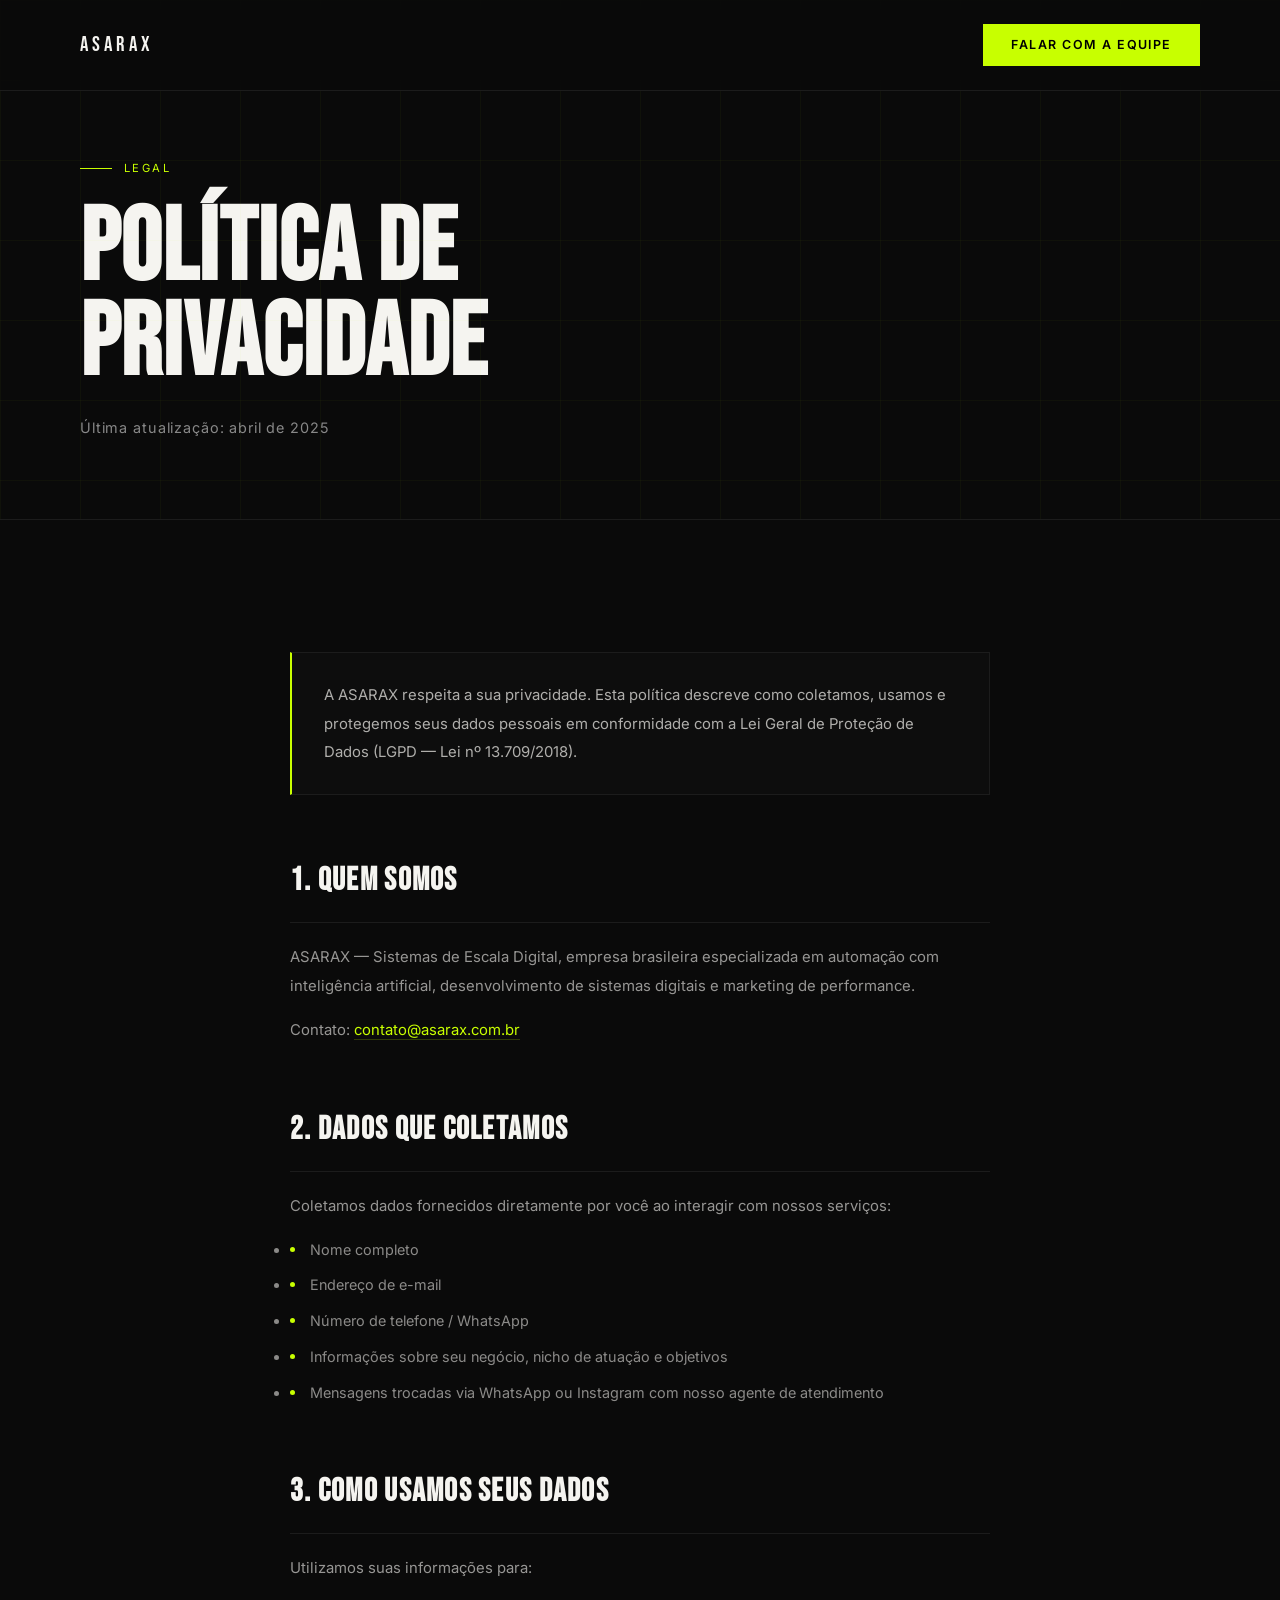
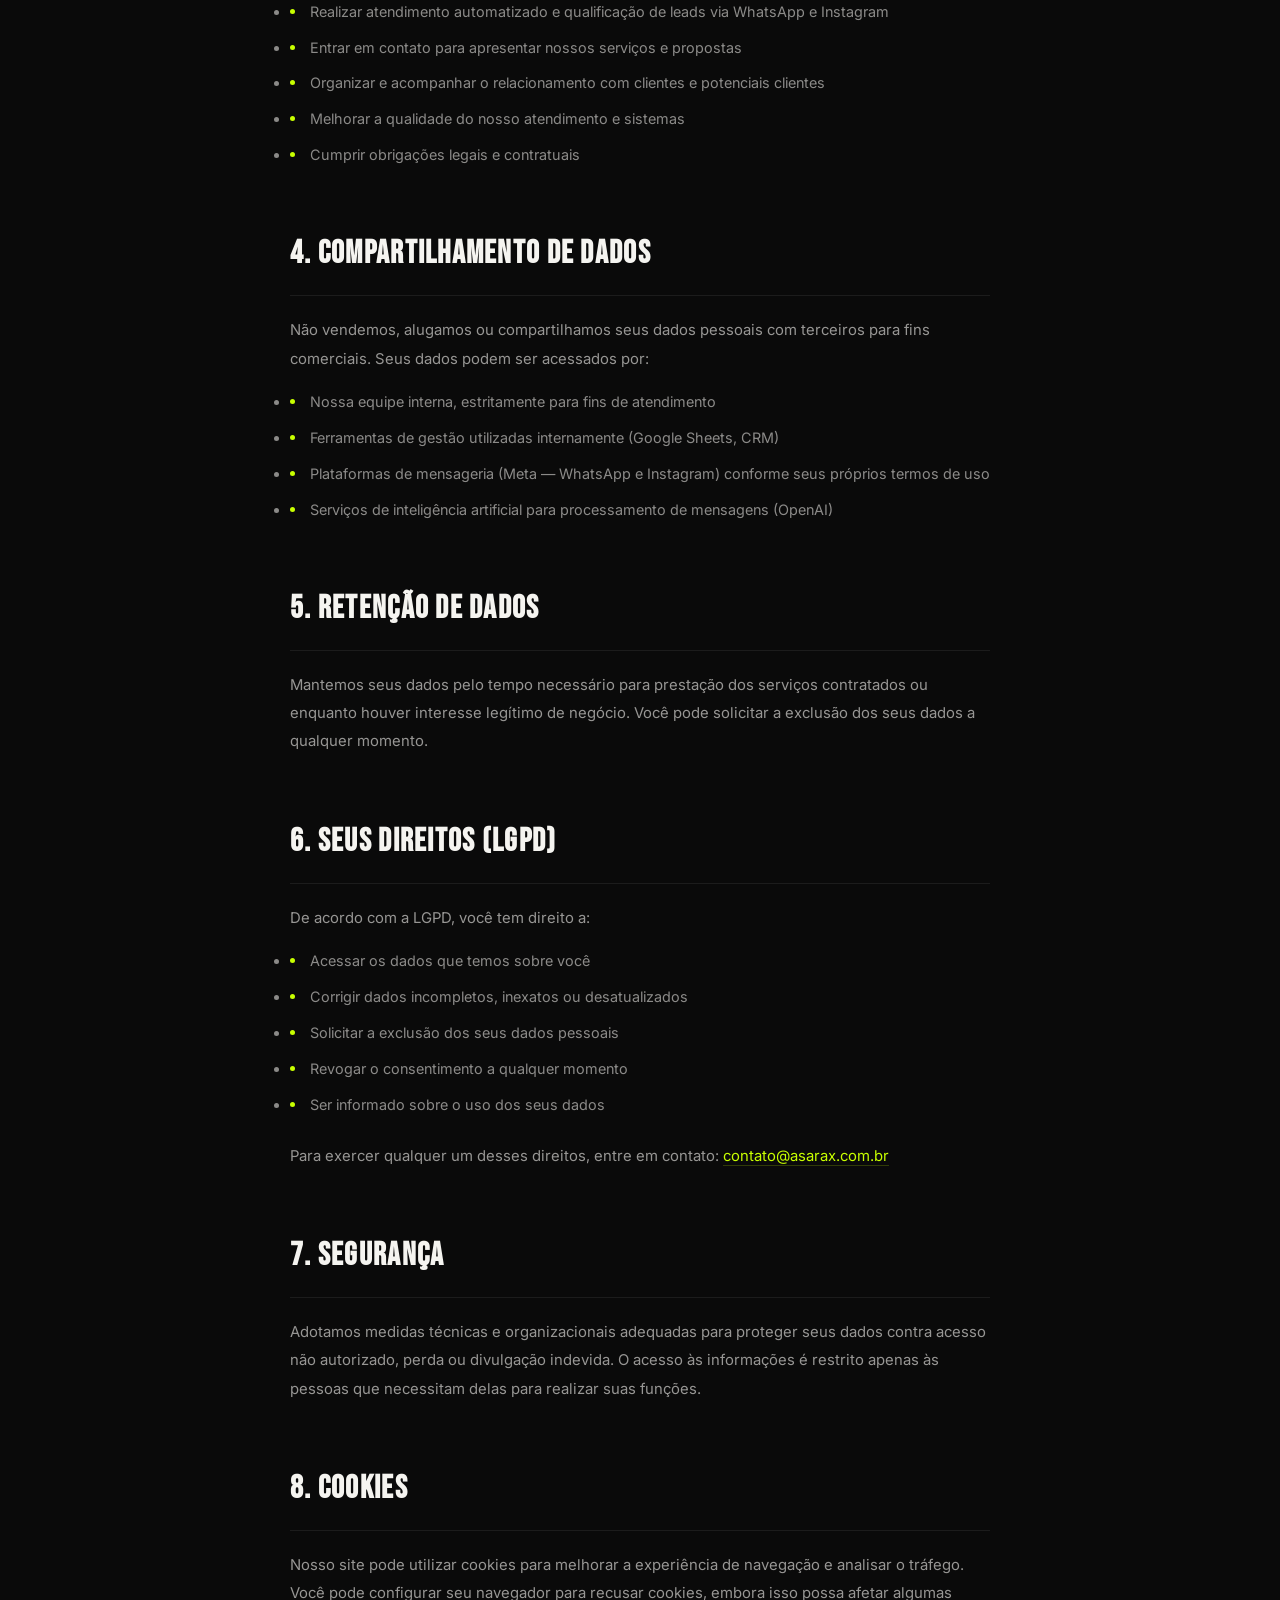
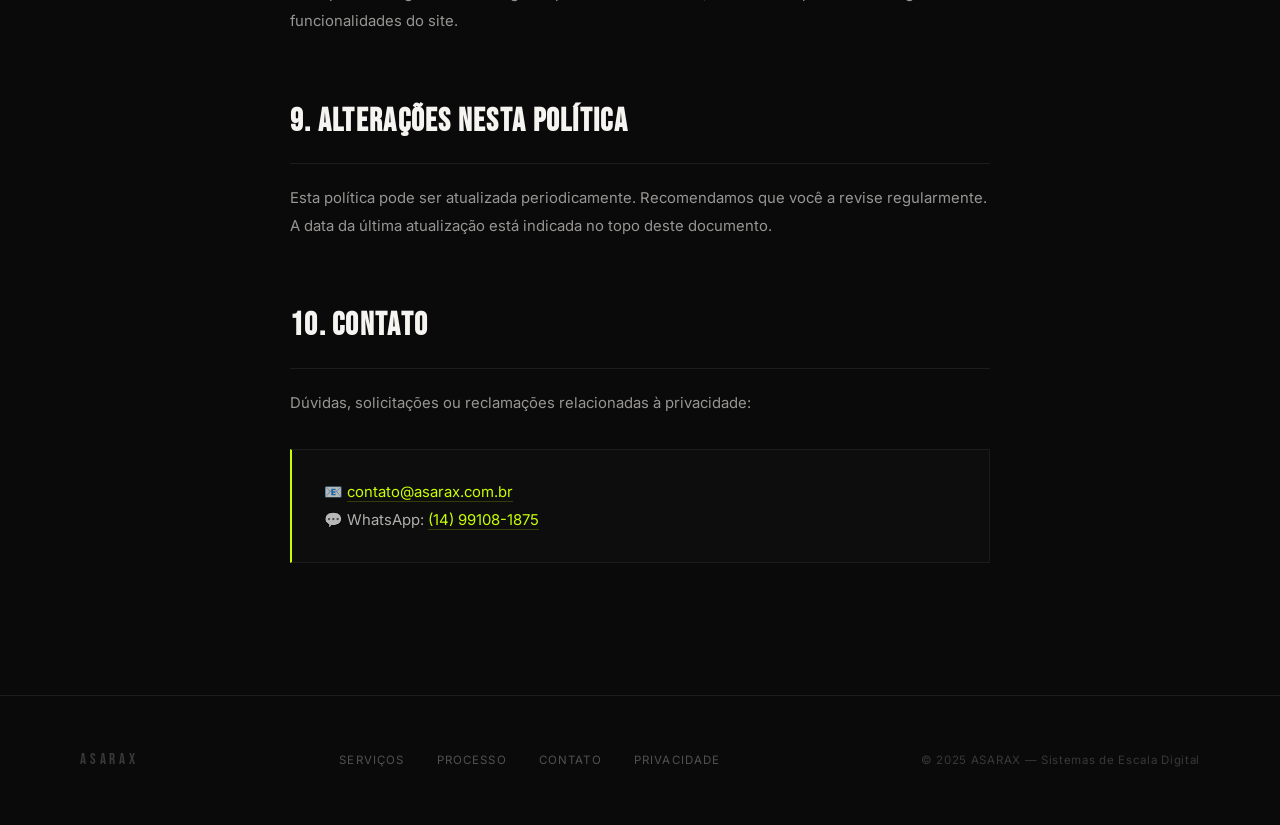
<file: privacidade.html>
<!DOCTYPE html>
<html lang="pt-BR">
<head>
<meta charset="UTF-8"/>
<meta name="viewport" content="width=device-width, initial-scale=1.0"/>
<title>Política de Privacidade — ASARAX</title>
<meta name="description" content="Política de Privacidade da ASARAX — Sistemas de Escala Digital com IA."/>
<link rel="preconnect" href="https://fonts.googleapis.com">
<link rel="preconnect" href="https://fonts.gstatic.com" crossorigin>
<link href="https://fonts.googleapis.com/css2?family=Bebas+Neue&family=Inter:wght@300;400;500;600&display=swap" rel="stylesheet">
<style>
*,*::before,*::after{margin:0;padding:0;box-sizing:border-box}
html{scroll-behavior:smooth;font-size:16px}
:root{
  --black:#0a0a0a;
  --white:#f5f4f0;
  --grey:#888;
  --border:#1c1c1c;
  --accent:#c8ff00;
  --max:1280px;
  --px:80px;
}
body{background:var(--black);color:var(--white);font-family:'Inter',sans-serif;font-weight:400;line-height:1.6;overflow-x:hidden}
::selection{background:var(--accent);color:#000}
::-webkit-scrollbar{width:3px}
::-webkit-scrollbar-track{background:#000}
::-webkit-scrollbar-thumb{background:var(--accent)}
#hdr{position:fixed;top:0;left:0;right:0;z-index:1000;display:flex;align-items:center;justify-content:space-between;padding:24px var(--px);transition:padding .4s,background .4s;background:rgba(10,10,10,.92);backdrop-filter:blur(20px);border-bottom:1px solid var(--border)}
.logo-type{font-family:'Bebas Neue',sans-serif;font-size:1.3rem;letter-spacing:.2em;color:var(--white);text-decoration:none}
.nav-cta{font-size:.78rem;letter-spacing:.12em;text-transform:uppercase;color:#000;background:var(--accent);padding:11px 28px;text-decoration:none;font-weight:600;transition:background .25s,transform .2s}
.nav-cta:hover{background:#fff;transform:translateY(-1px)}

.page-hero{padding:160px var(--px) 80px;border-bottom:1px solid var(--border);position:relative;overflow:hidden}
.hero-grid{position:absolute;inset:0;background-image:linear-gradient(rgba(200,255,0,.03) 1px,transparent 1px),linear-gradient(90deg,rgba(200,255,0,.03) 1px,transparent 1px);background-size:80px 80px;pointer-events:none}
.page-eyebrow{font-size:.7rem;letter-spacing:.22em;text-transform:uppercase;color:var(--accent);margin-bottom:24px;display:flex;align-items:center;gap:12px}
.page-eyebrow::before{content:'';display:block;width:32px;height:1px;background:var(--accent)}
.page-hero h1{font-family:'Bebas Neue',sans-serif;font-size:clamp(3.5rem,8vw,7rem);line-height:.93;letter-spacing:.01em}
.page-hero p{margin-top:24px;font-size:.9rem;color:var(--grey);letter-spacing:.06em}

.content{max-width:860px;margin:0 auto;padding:100px var(--px)}
.content h2{font-family:'Bebas Neue',sans-serif;font-size:2rem;letter-spacing:.04em;color:var(--white);margin-top:60px;margin-bottom:20px;padding-bottom:16px;border-bottom:1px solid var(--border)}
.content h2:first-child{margin-top:0}
.content p{font-size:.93rem;color:rgba(245,244,240,.6);line-height:1.9;margin-bottom:16px}
.content ul{margin:16px 0 24px 0;display:flex;flex-direction:column;gap:10px}
.content ul li{font-size:.9rem;color:rgba(245,244,240,.55);line-height:1.8;padding-left:20px;position:relative}
.content ul li::before{content:'';position:absolute;left:0;top:10px;width:5px;height:5px;border-radius:50%;background:var(--accent)}
.content a{color:var(--accent);text-decoration:none;border-bottom:1px solid rgba(200,255,0,.2);transition:border-color .2s}
.content a:hover{border-color:var(--accent)}
.info-box{background:#0d0d0d;border:1px solid var(--border);border-left:2px solid var(--accent);padding:28px 32px;margin:32px 0}
.info-box p{margin-bottom:0;color:rgba(245,244,240,.7)}

footer{border-top:1px solid var(--border);padding:52px var(--px);display:flex;align-items:center;justify-content:space-between;flex-wrap:wrap;gap:24px}
.footer-logo{font-family:'Bebas Neue',sans-serif;font-size:.95rem;letter-spacing:.25em;color:rgba(245,244,240,.2)}
.footer-links{display:flex;gap:32px}
.footer-links a{font-size:.72rem;letter-spacing:.1em;text-transform:uppercase;color:rgba(245,244,240,.3);text-decoration:none;transition:color .25s}
.footer-links a:hover{color:var(--white)}
.footer-copy{font-size:.72rem;color:rgba(245,244,240,.2);letter-spacing:.06em}

@media(max-width:768px){
  :root{--px:24px}
  .content{padding:60px var(--px)}
}
</style>
</head>
<body>

<header id="hdr">
  <a href="/" class="logo-type">ASARAX</a>
  <a href="/#contact" class="nav-cta">Falar com a equipe</a>
</header>

<div class="page-hero">
  <div class="hero-grid"></div>
  <div class="page-eyebrow">Legal</div>
  <h1>Política de<br>Privacidade</h1>
  <p>Última atualização: abril de 2025</p>
</div>

<div class="content">

  <div class="info-box">
    <p>A ASARAX respeita a sua privacidade. Esta política descreve como coletamos, usamos e protegemos seus dados pessoais em conformidade com a Lei Geral de Proteção de Dados (LGPD — Lei nº 13.709/2018).</p>
  </div>

  <h2>1. Quem somos</h2>
  <p>ASARAX — Sistemas de Escala Digital, empresa brasileira especializada em automação com inteligência artificial, desenvolvimento de sistemas digitais e marketing de performance.</p>
  <p>Contato: <a href="mailto:contato@asarax.com.br">contato@asarax.com.br</a></p>

  <h2>2. Dados que coletamos</h2>
  <p>Coletamos dados fornecidos diretamente por você ao interagir com nossos serviços:</p>
  <ul>
    <li>Nome completo</li>
    <li>Endereço de e-mail</li>
    <li>Número de telefone / WhatsApp</li>
    <li>Informações sobre seu negócio, nicho de atuação e objetivos</li>
    <li>Mensagens trocadas via WhatsApp ou Instagram com nosso agente de atendimento</li>
  </ul>

  <h2>3. Como usamos seus dados</h2>
  <p>Utilizamos suas informações para:</p>
  <ul>
    <li>Realizar atendimento automatizado e qualificação de leads via WhatsApp e Instagram</li>
    <li>Entrar em contato para apresentar nossos serviços e propostas</li>
    <li>Organizar e acompanhar o relacionamento com clientes e potenciais clientes</li>
    <li>Melhorar a qualidade do nosso atendimento e sistemas</li>
    <li>Cumprir obrigações legais e contratuais</li>
  </ul>

  <h2>4. Compartilhamento de dados</h2>
  <p>Não vendemos, alugamos ou compartilhamos seus dados pessoais com terceiros para fins comerciais. Seus dados podem ser acessados por:</p>
  <ul>
    <li>Nossa equipe interna, estritamente para fins de atendimento</li>
    <li>Ferramentas de gestão utilizadas internamente (Google Sheets, CRM)</li>
    <li>Plataformas de mensageria (Meta — WhatsApp e Instagram) conforme seus próprios termos de uso</li>
    <li>Serviços de inteligência artificial para processamento de mensagens (OpenAI)</li>
  </ul>

  <h2>5. Retenção de dados</h2>
  <p>Mantemos seus dados pelo tempo necessário para prestação dos serviços contratados ou enquanto houver interesse legítimo de negócio. Você pode solicitar a exclusão dos seus dados a qualquer momento.</p>

  <h2>6. Seus direitos (LGPD)</h2>
  <p>De acordo com a LGPD, você tem direito a:</p>
  <ul>
    <li>Acessar os dados que temos sobre você</li>
    <li>Corrigir dados incompletos, inexatos ou desatualizados</li>
    <li>Solicitar a exclusão dos seus dados pessoais</li>
    <li>Revogar o consentimento a qualquer momento</li>
    <li>Ser informado sobre o uso dos seus dados</li>
  </ul>
  <p>Para exercer qualquer um desses direitos, entre em contato: <a href="mailto:contato@asarax.com.br">contato@asarax.com.br</a></p>

  <h2>7. Segurança</h2>
  <p>Adotamos medidas técnicas e organizacionais adequadas para proteger seus dados contra acesso não autorizado, perda ou divulgação indevida. O acesso às informações é restrito apenas às pessoas que necessitam delas para realizar suas funções.</p>

  <h2>8. Cookies</h2>
  <p>Nosso site pode utilizar cookies para melhorar a experiência de navegação e analisar o tráfego. Você pode configurar seu navegador para recusar cookies, embora isso possa afetar algumas funcionalidades do site.</p>

  <h2>9. Alterações nesta política</h2>
  <p>Esta política pode ser atualizada periodicamente. Recomendamos que você a revise regularmente. A data da última atualização está indicada no topo deste documento.</p>

  <h2>10. Contato</h2>
  <p>Dúvidas, solicitações ou reclamações relacionadas à privacidade:</p>
  <div class="info-box">
    <p>📧 <a href="mailto:contato@asarax.com.br">contato@asarax.com.br</a><br>
    💬 WhatsApp: <a href="https://wa.me/5514991081875" target="_blank">(14) 99108-1875</a></p>
  </div>

</div>

<footer>
  <div class="footer-logo">ASARAX</div>
  <div class="footer-links">
    <a href="/#services">Serviços</a>
    <a href="/#process">Processo</a>
    <a href="/#contact">Contato</a>
    <a href="/privacidade">Privacidade</a>
  </div>
  <div class="footer-copy">© 2025 ASARAX — Sistemas de Escala Digital</div>
</footer>

</body>
</html>
</file>
